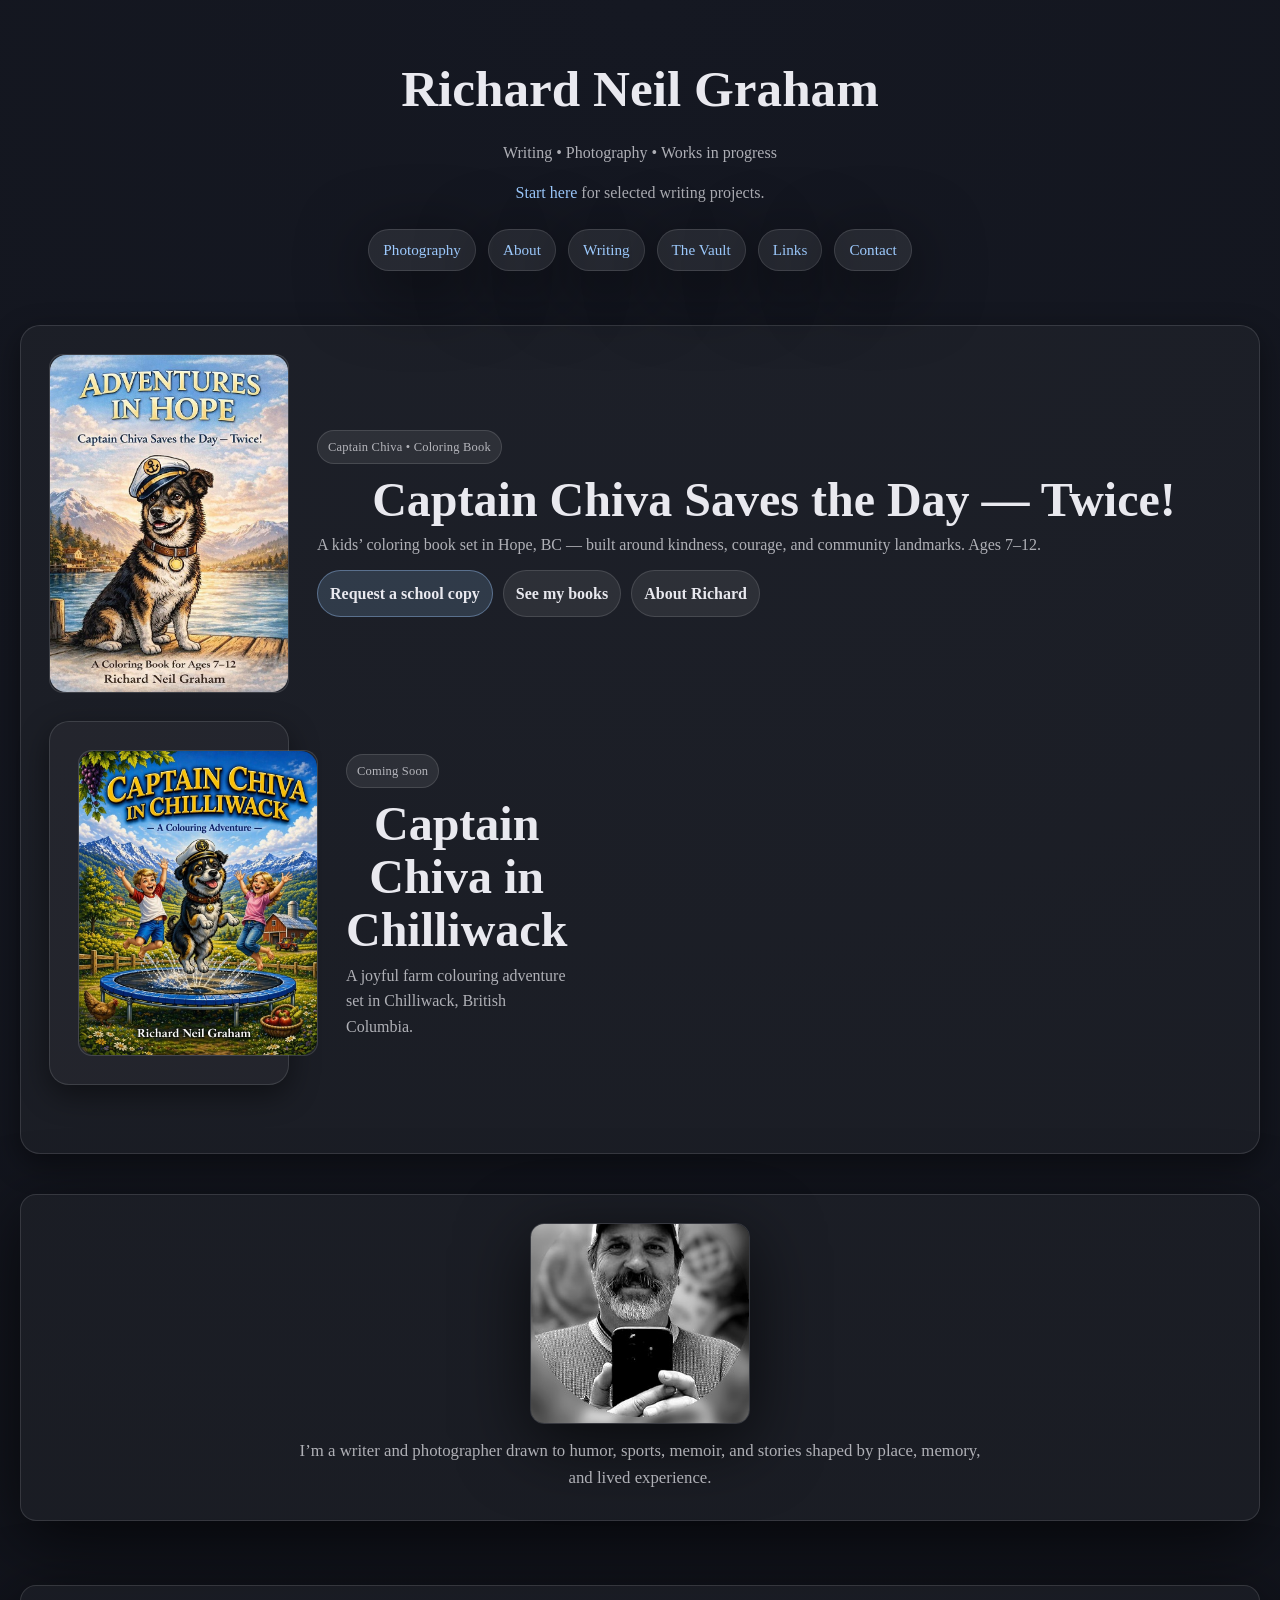
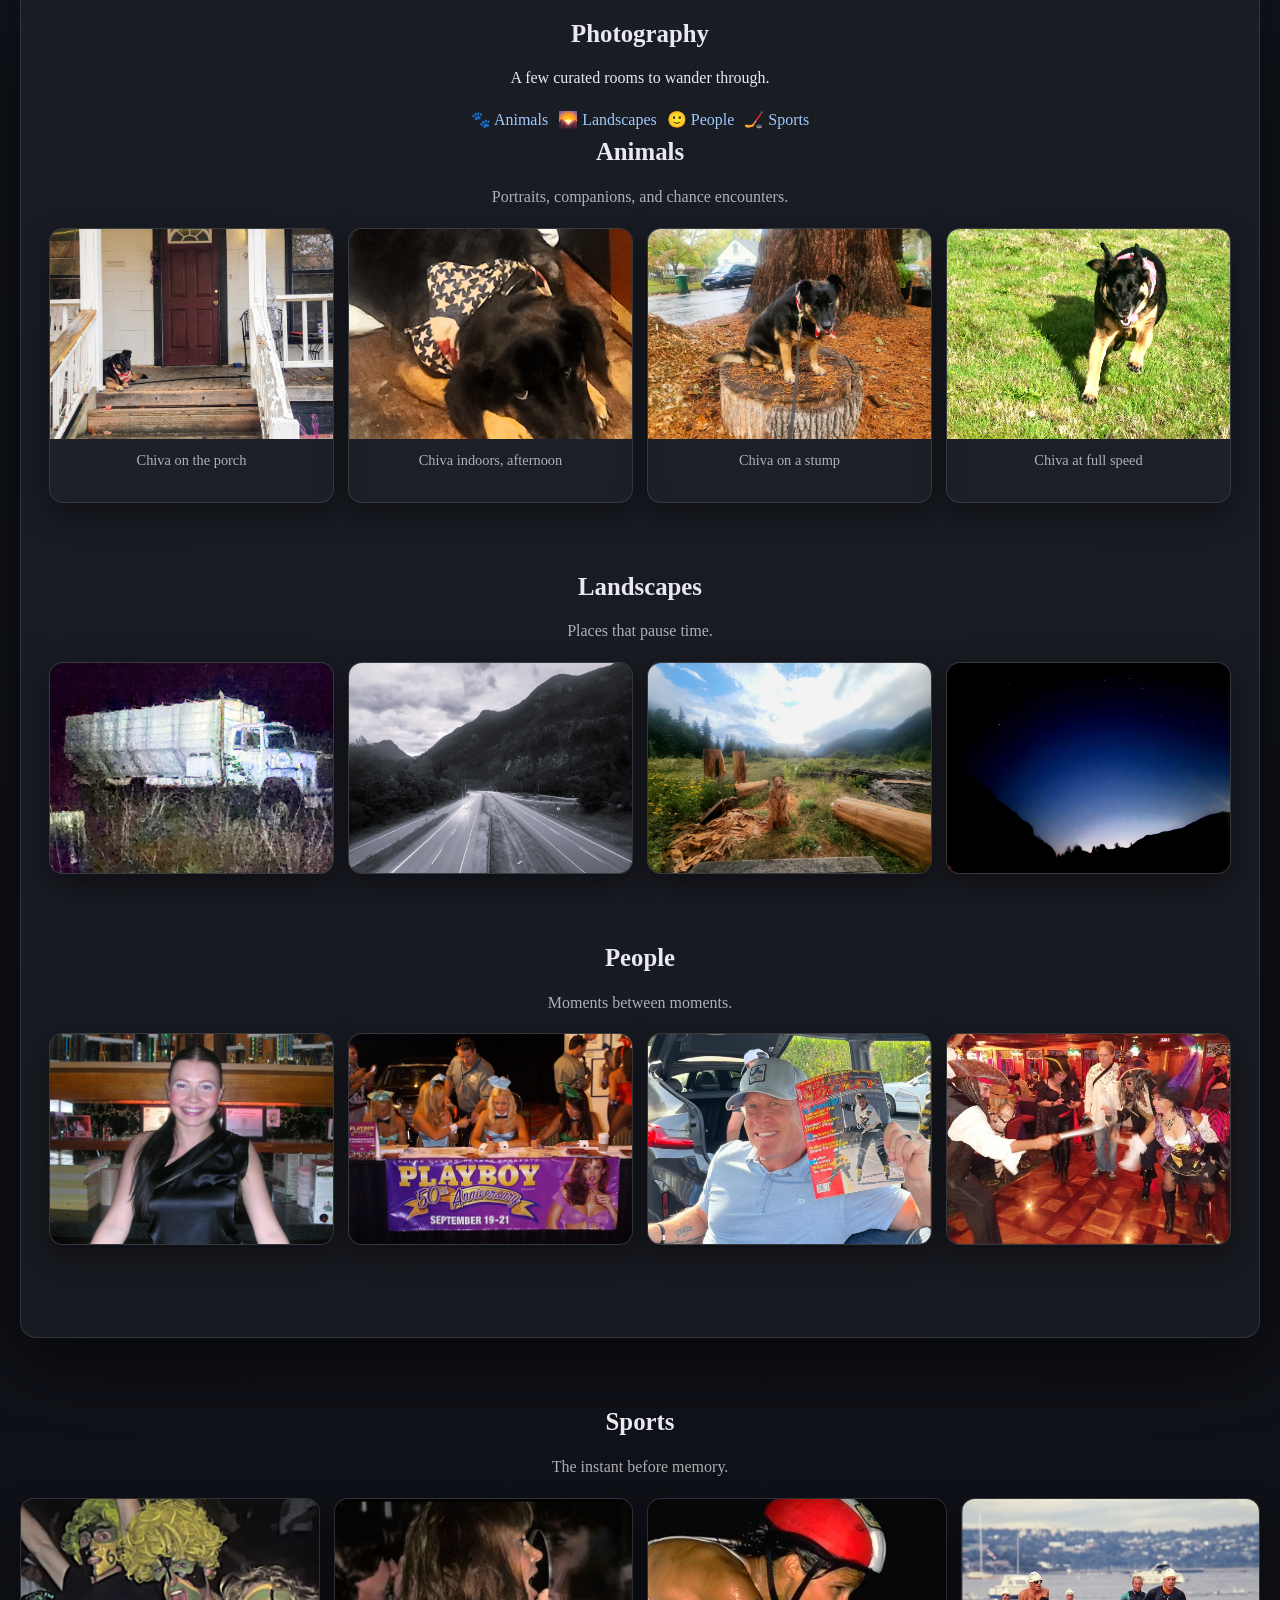
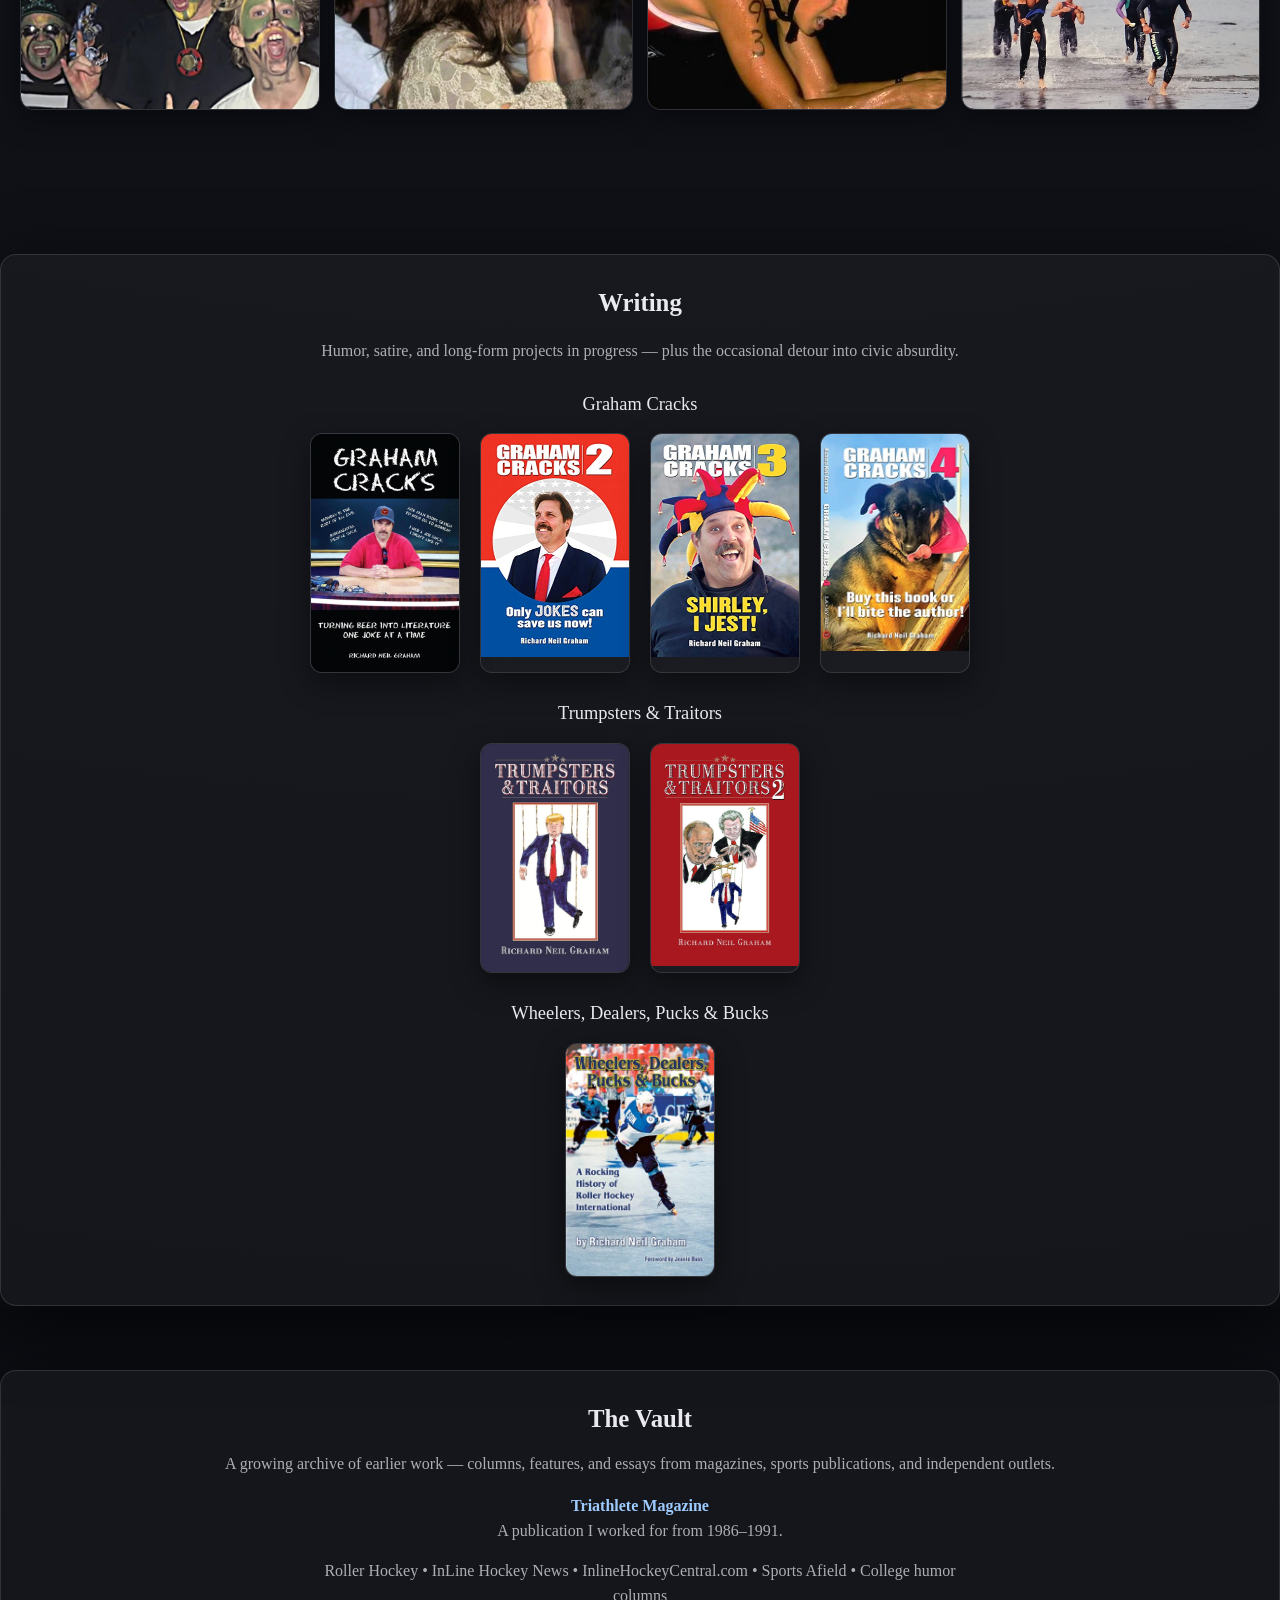
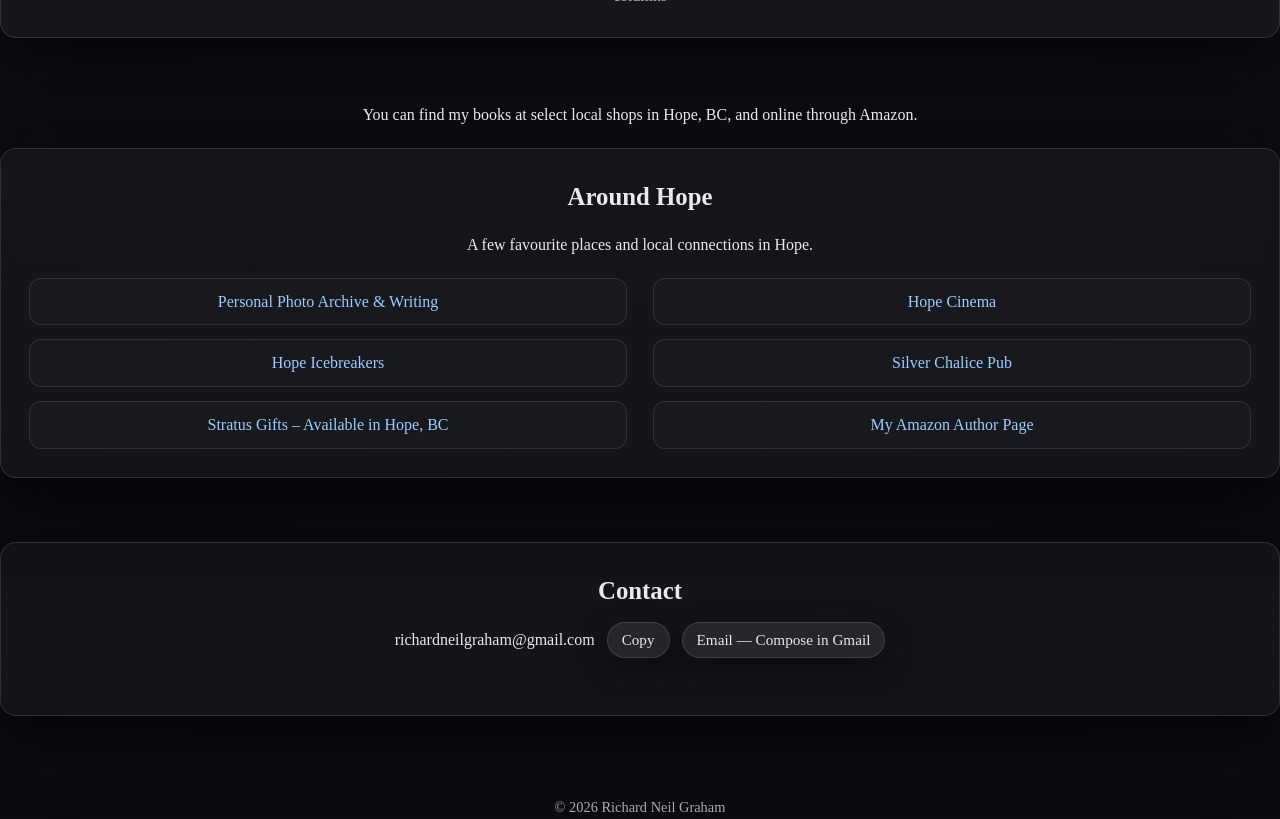
<file: index.html>
<!doctype html>
<html lang="en">
<head>
  <head>
  <link rel="stylesheet" href="style.css">
  <meta charset="utf-8" />
  <meta name="viewport" content="width=device-width, initial-scale=1" />
  <title>Richard Neil Graham</title>
  <meta name="description" content="Writing and photography by Richard Neil Graham." />

  <style>
    :root{
      --bg:#0b0c10;
      --text:#e9e9ef;
      --muted:rgba(233,233,239,.72);
      --card:rgba(255,255,255,.035);
      --border:rgba(255,255,255,.12);
      --shadow:0 18px 70px rgba(0,0,0,.65);
      --shadowSoft:0 10px 30px rgba(0,0,0,.45);
      --radius:16px;
      --max:1400px;
      --link:#9ecbff;
      --pill:rgba(255,255,255,.08);
      --pillHover:rgba(255,255,255,.14);
    }

    *{ box-sizing:border-box; }
    html{ scroll-behavior:smooth; }

    body{
      margin:0;
      font-family:Georgia,"Times New Roman",serif;
      background:radial-gradient(circle at top,#151822,var(--bg));
      color:var(--text);
      line-height:1.6;
    }

    a{ color:var(--link); text-decoration:none; }
    a:hover{ text-decoration:underline; }

    .wrap{
      max-width:var(--max);
      margin:0 auto;
      padding:48px 20px 80px;
    }

    header{
      text-align:center;
      margin-bottom:54px;
    }

    h1{
      font-size:clamp(2.2rem,4vw,3.2rem);
      margin:0 0 10px;
    }

    .tagline{ color:var(--muted); margin-bottom:14px; }
    .intro{ max-width:680px; margin:0 auto 24px; color:var(--muted); }

    .nav{
      display:flex;
      justify-content:center;
      gap:12px;
      flex-wrap:wrap;
    }

    .pill{
      padding:8px 14px;
      border-radius:999px;
      background:var(--pill);
      border:1px solid var(--border);
      box-shadow:var(--shadow);
      font-size:.95rem;
      cursor:pointer;
    }

    .pill:hover{ background:var(--pillHover); }

    section{
      margin-bottom:64px;
      scroll-margin-top:40px;
    }

    .card{
      background:var(--card);
      border:1px solid var(--border);
      border-radius:var(--radius);
      padding:28px;
      box-shadow:var(--shadow);
    }

    /* Center all section text */
    h2,
    .subhead,
    .section-intro,
    #contact{
      text-align:center;
    }

    h2{ margin:0 0 12px; font-size:1.55rem; }
    .subhead{ margin:26px 0 10px; font-size:1.15rem; }

    /* Author block */
.author-photo{
  width:220px;
  max-width:70%;
  border-radius:14px;
  border:1px solid var(--border);
  box-shadow:var(--shadow);
  display:block;
  margin:0 auto 14px;
}

    .author-bio{
      max-width:700px;
      margin:0 auto;
      color:var(--muted);
      text-align:center;
      font-size:1.05rem;
    }

    /* Photography hero image */
    .hero-image img{
      width:100%;
      max-height:520px;
      object-fit:cover;
      border-radius:18px;
      border:1px solid var(--border);
      box-shadow:var(--shadow);
      margin-bottom:22px;
      display:block;
    }

    .hero-image{
      margin-bottom:18px;
    }


    .photo-grid{
      display:grid;
      grid-template-columns:repeat(4,1fr);
      gap:14px;
    }

    figure{
      margin:0;
      border-radius:14px;
      overflow:hidden;
      border:1px solid var(--border);
      box-shadow:var(--shadowSoft);
      background:rgba(255,255,255,.02);
    }

 figure img{
  width:100%;
  height:210px;
  object-fit:cover;
  display:block;
  transition: transform .35s ease;
}

figure:hover img{
  transform: scale(1.06);
  filter: brightness(1.05);
}
    
    figcaption{
      padding:10px;
      color:var(--muted);
      font-size:.9rem;
      text-align:center;
    }

    /* Books */
    .book-grid{
      display:grid;
      grid-template-columns:repeat(auto-fit,minmax(130px,150px));
      gap:20px;
      justify-content:center;
      margin-top:14px;
    }

    .book-grid.single{ grid-template-columns:150px; }

 .book{
  border-radius:12px;
  overflow:hidden;
  border:1px solid var(--border);
  box-shadow:var(--shadowSoft);
  background:rgba(255,255,255,.02);
  transition: transform .12s ease, box-shadow .12s ease;
}
.book:hover{
  transform: translateY(-2px);
}
    .book img{ width:100%; display:block; }

    .book a{ display:block; }
    .book a:hover{ text-decoration:none; }

    /* Links grid */
    .links-grid{
      display:grid;
      grid-template-columns:repeat(2, minmax(0, 1fr));
      gap:14px 26px;
      margin-top:12px;
    }

    .links-grid a{
      display:inline-block;
      padding:10px 12px;
      border-radius:12px;
      border:1px solid rgba(255,255,255,.10);
      background:rgba(255,255,255,.02);
      text-align:center;
    }

    .links-grid a:hover{
      background:rgba(255,255,255,.05);
      text-decoration:none;
    }

    /* Contact */
    .contact-row{
      display:flex;
      justify-content:center;
      align-items:center;
      gap:12px;
      flex-wrap:wrap;
      margin-top:10px;
    }

    .copy-btn{
      padding:8px 14px;
      border-radius:999px;
      background:var(--pill);
      border:1px solid var(--border);
      box-shadow:var(--shadowSoft);
      color:var(--text);
      font-family:inherit;
      font-size:.95rem;
      cursor:pointer;
    }

    .copy-btn:hover{ background:var(--pillHover); }

    .copy-status{
      margin-top:10px;
      color:var(--muted);
      text-align:center;
      min-height:1.2em;
    }

    @media (max-width:900px){
      .photo-grid{ grid-template-columns:repeat(2,1fr); }
    }

    @media (max-width:640px){
      .links-grid{ grid-template-columns:1fr; }
    }

    @media (max-width:520px){
      .photo-grid{ grid-template-columns:1fr; }
    }

    footer{
      text-align:center;
      color:var(--muted);
      font-size:.9rem;
      margin-top:80px;
    }
    .photo-section .subcopy{
  margin: 0 auto 18px;
  color: var(--muted);
  max-width: 70ch;
  text-align: center;
}
    #photography > .card > .subcopy{
  text-align:center;
  margin: 0 auto 16px;
}

.photo-nav{
  justify-content:center;
}

.photo-nav{
  display:flex;
  justify-content:center;
  gap:10px;
  flex-wrap:wrap;
}
/* Captain Chiva Spotlight */
.feature{
  margin: 34px 0;
}
.feature-card{
    display:grid;
    grid-template-columns: 240px 1fr;
    gap: 28px;
    align-items:center;
    background: var(--card);
    border: 1px solid var(--border);
    border-radius: calc(var(--radius) + 4px);
    padding: 28px;
    box-shadow: var(--shadowSoft);
}

.feature-cover{
    width: 240px;
    height: auto;
    border-radius: 14px;
    border: 1px solid var(--border);
    overflow:hidden;
    background: rgba(255,255,255,.03);
}
  display:flex;
  align-items:center;
  justify-content:center;
}
.feature-cover img{
  width:100%;
  height:100%;
  object-fit:contain;
  display:block;
}
.feature-kicker{
  display:inline-block;
  padding: 6px 10px;
  border-radius: 999px;
  background: var(--pill);
  border: 1px solid var(--border);
  color: var(--muted);
  font-size: 12.5px;
  letter-spacing: .2px;
}
.feature h2{
  margin: 10px 0 6px;
}
.feature p{
  margin: 0 0 12px;
  color: var(--muted);
}
.feature-actions{
  display:flex;
  flex-wrap:wrap;
  gap: 10px;
}
.btn{
  display:inline-flex;
  align-items:center;
  justify-content:center;
  gap: 8px;
  padding: 10px 12px;
  border-radius: 999px;
  border: 1px solid var(--border);
  background: var(--pill);
  color: var(--text);
  text-decoration:none;
  font-weight: 600;
}
.btn:hover{
  background: var(--pillHover);
  text-decoration:none;
}
.btn.primary{
  background: rgba(158,203,255,.16);
  border-color: rgba(158,203,255,.38);
}
.btn.primary:hover{
  background: rgba(158,203,255,.22);
}

@media (max-width: 720px){
  .feature-card{
    grid-template-columns: 1fr;
  }
  .feature-cover{
    width: 100%;
    height: 240px;
  }
}
  </style>
</head>

<body>
<div class="wrap">

<header>
  <h1>Richard Neil Graham</h1>

  <!-- De-duplicated: keep this short since the full line is under the photo -->
  <div class="tagline">
    Writing • Photography • Works in progress
  </div>

  <div class="intro">
    <a href="#writing">Start here</a> for selected writing projects.
  </div>

  <nav class="nav">
    <a class="pill" href="#photography">Photography</a>
    <a class="pill" href="#about">About</a>
    <a class="pill" href="#writing">Writing</a>
    <a class="pill" href="#vault">The Vault</a>
    <a class="pill" href="#links">Links</a>
    <a class="pill" href="#contact">Contact</a>
  </nav>
</header>
</header>

<!-- CAPTAIN CHIVA SPOTLIGHT -->
<section class="feature" id="captain-chiva">
  <div class="feature-card">
<div class="feature-cover">
  <img src="images/captain-chiva-cover.jpg"
       alt="Captain Chiva Saves the Day — Twice!"
       loading="lazy">
</div>

    <div>
      <span class="feature-kicker">Captain Chiva • Coloring Book</span>
      <h2>Captain Chiva Saves the Day — Twice!</h2>
      <p>
        A kids’ coloring book set in Hope, BC — built around kindness, courage, and community landmarks.
        Ages 7–12.
      </p>

      <div class="feature-actions">
        <a class="btn primary" href="#contact">Request a school copy</a>
        <a class="btn" href="#writing">See my books</a>
        <a class="btn" href="#about">About Richard</a>
      </div>
    </div>
  <div class="feature-card">

    <div class="feature-cover">
      <img src="images/captain-chiva-chilliwack-front-cover.jpg"
     alt="Captain Chiva in Chilliwack cover"
     loading="lazy">
    </div>

    <div>
      <span class="feature-kicker">Coming Soon</span>

      <h2>Captain Chiva in Chilliwack</h2>

      <p>
        A joyful farm colouring adventure set in Chilliwack, British Columbia.
      </p>
    </div>

  </div>
  </div>
</section>

<!-- AUTHOR PHOTO + ONE LINE -->
<section id="about">
<!-- AUTHOR PHOTO + ONE LINE -->
<section id="about">
  <div class="card">
    <img class="author-photo" src="images/author.jpg" alt="Richard Neil Graham" loading="lazy">
    <p class="author-bio">
      I’m a writer and photographer drawn to humor, sports, memoir, and stories shaped by place, memory, and lived experience.
    </p>
  </div>
</section>

<!-- PHOTOGRAPHY -->
<section id="photography">
  <div class="card">
    <h2>Photography</h2>
<p class="subcopy">A few curated rooms to wander through.</p>

<nav class="photo-nav">
  <a class="photo-pill" href="#animals">🐾 Animals</a>
  <a class="photo-pill" href="#landscapes">🌄 Landscapes</a>
  <a class="photo-pill" href="#people">🙂 People</a>
  <a class="photo-pill" href="#sports">🏒 Sports</a>
</nav>


<!-- ANIMALS -->
<section id="animals" class="photo-section">
  <h2>Animals</h2>
  <p class="subcopy">Portraits, companions, and chance encounters.</p>

  <div class="photo-grid">
    <figure class="photo-card">
      <img src="images/chiva-porch-forest-grove-2024.jpg" alt="">
      <figcaption class="photo-cap">Chiva on the porch</figcaption>
    </figure>

    <figure class="photo-card">
      <img src="images/chiva-indoors.jpg" alt="">
      <figcaption class="photo-cap">Chiva indoors, afternoon</figcaption>
    </figure>

    <figure class="photo-card">
      <img src="images/chiva-on-stump.jpg" alt="">
      <figcaption class="photo-cap">Chiva on a stump</figcaption>
    </figure>

    <figure class="photo-card">
      <img src="images/chiva-running-grass.jpg" alt="">
      <figcaption class="photo-cap">Chiva at full speed<figcaption>
    </figure>
  </div>
</section>

<!-- LANDSCAPES -->
<section id="landscapes" class="photo-section">
  <h2>Landscapes</h2>
  <p class="subcopy">Places that pause time.</p>

  <div class="photo-grid">

    <figure class="photo-card">
      <img src="images/landscape-old-truck.jpg" alt="Old truck" loading="lazy">
    </figure>

    <figure class="photo-card">
      <img src="images/landscape-trans-canada.jpg" alt="Trans Canada" loading="lazy">
    </figure>

    <figure class="photo-card">
      <img src="images/landscape-wood-carving.jpg" alt="Wood carving" loading="lazy">
    </figure>

    <figure class="photo-card">
      <img src="images/landscape-west-of-floods.jpg" alt="West of Floods" loading="lazy">
    </figure>

  </div>
</section>


<!-- PEOPLE -->
<section id="people" class="photo-section">
  <h2>People</h2>
  <p class="subcopy">Moments between moments.</p>
  <div class="photo-grid">

<figure class="photo-card">
  <img src="images/people-bartender-Westminster.jpg" alt="Bartender near Westminster Ice" loading="lazy">
</figure>

<figure class="photo-card">
  <img src="images/people-bunnies-palms.jpg" alt="Bunnies sign autographs at Palms" loading="lazy">
</figure>

<figure class="photo-card">
  <img src="images/Jeremy-Roenick-Roller-Hockey.jpg" alt="Jeremy Roenick roller hockey" loading="lazy">
</figure>

<figure class="photo-card">
  <img src="images/Sully-Swordfights.jpg" alt="Sully swordfights" loading="lazy">
</figure>
</div>
  </div>
  
</section>
<!-- SPORTS -->
<section id="sports" class="photo-section">
  <h2>Sports</h2>
  <p class="subcopy">The instant before memory.</p>

<div class="photo-grid">

<figure class="photo-card">
  <a href="/galleries/sports.html">
    <img src="images/sports-coconuts.jpg" alt="sports coconuts" loading="lazy">
  </a>
</figure>

 <figure class="photo-card">
  <a href="/galleries/sports.html">
    <img src="images/sports-jeanie-buss.jpg" alt="Jeanie Buss" loading="lazy">
  </a>
</figure>

  <figure class="photo-card">
  <a href="/galleries/sports.html">
    <img src="images/sports-lisa-laiti.jpg" alt="Lisa Laiti" loading="lazy">
  </a>
</figure>

  <figure class="photo-card">
  <a href="/galleries/sports.html">
    <img src="images/sports-vancouver-triathlon1.jpg" alt="Vancouver triathlon" loading="lazy">
  </a>
</figure>

</div>
</section>


  </div>
</section>

<!-- WRITING -->
<section id="writing">
  <div class="card">
    <h2>Writing</h2>
    <p class="section-intro" style="color:var(--muted);">
      Humor, satire, and long-form projects in progress — plus the occasional detour into civic absurdity.
    </p>

    <div class="subhead">Graham Cracks</div>
    <div class="book-grid">
      <div class="book">
        <a href="https://www.amazon.com/stores/Richard-Neil-Graham/author/B007SESNJ6" target="_blank" rel="noopener noreferrer">
          <img src="images/graham-cracks-vol-1.jpg" alt="Graham Cracks Volume 1" loading="lazy">
        </a>
      </div>
      <div class="book">
        <a href="https://www.amazon.com/stores/Richard-Neil-Graham/author/B007SESNJ6" target="_blank" rel="noopener noreferrer">
          <img src="images/graham-cracks-vol-2.jpg" alt="Graham Cracks Volume 2" loading="lazy">
        </a>
      </div>
      <div class="book">
        <a href="https://www.amazon.com/stores/Richard-Neil-Graham/author/B007SESNJ6" target="_blank" rel="noopener noreferrer">
          <img src="images/graham-cracks-vol-3.jpg" alt="Graham Cracks Volume 3" loading="lazy">
        </a>
      </div>
      <div class="book">
        <a href="https://www.amazon.com/stores/Richard-Neil-Graham/author/B007SESNJ6" target="_blank" rel="noopener noreferrer">
          <img src="images/graham-cracks-vol-4.jpg" alt="Graham Cracks Volume 4" loading="lazy">
        </a>
      </div>
    </div>

    <div class="subhead">Trumpsters &amp; Traitors</div>
    <div class="book-grid">
      <div class="book">
        <a href="https://www.amazon.com/stores/Richard-Neil-Graham/author/B007SESNJ6" target="_blank" rel="noopener noreferrer">
          <img src="images/trumpsters-traitors-vol-1.jpg" alt="Trumpsters &amp; Traitors Volume 1" loading="lazy">
        </a>
      </div>
      <div class="book">
        <a href="https://www.amazon.com/stores/Richard-Neil-Graham/author/B007SESNJ6" target="_blank" rel="noopener noreferrer">
          <img src="images/trumpsters-traitors-vol-2.jpg" alt="Trumpsters &amp; Traitors Volume 2" loading="lazy">
        </a>
      </div>
    </div>

    <div class="subhead">Wheelers, Dealers, Pucks &amp; Bucks</div>
    <div class="book-grid single">
      <div class="book">
        <a href="https://www.amazon.com/stores/Richard-Neil-Graham/author/B007SESNJ6" target="_blank" rel="noopener noreferrer">
          <img src="images/wdpb-cover.jpg" alt="Wheelers, Dealers, Pucks &amp; Bucks" loading="lazy">
        </a>
      </div>
    </div>
  </div>
</section>

<!-- THE VAULT -->
<section id="vault">
  <div class="card">
    <h2>The Vault</h2>
    <p class="section-intro" style="color:var(--muted); margin-top:0;">
      A growing archive of earlier work — columns, features, and essays from magazines, sports publications, and independent outlets.
    </p>

    <div style="max-width:680px; margin:0 auto 14px; color:var(--muted); text-align:center;">
      <strong>
        <a href="https://www.triathlete.com" target="_blank" rel="noopener">
          Triathlete Magazine
        </a>
      </strong><br>
      A publication I worked for from 1986–1991.
    </div>

    <div style="max-width:680px; margin:0 auto; color:var(--muted); text-align:center;">
      Roller Hockey • InLine Hockey News • InlineHockeyCentral.com • Sports Afield • College humor columns
    </div>
  </div>
</section>
<p style="text-align:center; margin-bottom: 20px;">
  You can find my books at select local shops in Hope, BC, and online through Amazon.
</p>

<section id="links">
  <div class="card">
    <h2>Around Hope</h2>

    <p style="text-align:center; margin-bottom: 20px;">
      A few favourite places and local connections in Hope.
    </p>

    <div class="links-grid">
      <a href="https://richardngraham.blogspot.com/" target="_blank" rel="noopener noreferrer">Personal Photo Archive & Writing</a>
      <a href="https://www.facebook.com/HopeCinema/" target="_blank" rel="noopener noreferrer">Hope Cinema</a>

      <a href="https://www.facebook.com/p/Hope-Icebreakers-Hockey-100070173571445/" target="_blank" rel="noopener noreferrer">Hope Icebreakers</a>
      <a href="https://silverchalicepub.ca/" target="_blank" rel="noopener noreferrer">Silver Chalice Pub</a>
<a href="https://www.facebook.com/StratusGifts/" target="_blank" rel="noopener noreferrer">Stratus Gifts – Available in Hope, BC</a>
      <a href="YOUR-AMAZON-AUTHOR-PAGE-HERE" target="_blank" rel="noopener noreferrer">My Amazon Author Page</a>
    </div>
  </div>
</section>

<!-- CONTACT -->
<section id="contact">
  <div class="card">
    <h2>Contact</h2>

    <div class="contact-row">
      <span id="emailText"></span>
      <button class="copy-btn" id="copyBtn" type="button">Copy</button>
      <button class="copy-btn" id="gmailBtn" type="button">Email — Compose in Gmail</button>
    </div>

    <div class="copy-status" id="copyStatus" aria-live="polite"></div>
  </div>
</section>

<footer>© 2026 Richard Neil Graham</footer>

</div>

<script>
  (function(){
    const email = "richardneilgraham" + "@" + "gmail.com";
    document.getElementById("emailText").textContent = email;

    function setStatus(msg){
      const el = document.getElementById("copyStatus");
      el.textContent = msg;
      if(msg){
        window.clearTimeout(setStatus._t);
        setStatus._t = window.setTimeout(() => { el.textContent = ""; }, 1400);
      }
    }

    document.getElementById("copyBtn").addEventListener("click", async () => {
      try{
        if(navigator.clipboard?.writeText){
          await navigator.clipboard.writeText(email);
          setStatus("Copied.");
          return;
        }
        throw new Error("clipboard unavailable");
      }catch(e){
        setStatus("Select + Ctrl+C");
      }
    });

    document.getElementById("gmailBtn").addEventListener("click", () => {
      window.open(
        "https://mail.google.com/mail/?view=cm&fs=1&to=" + encodeURIComponent(email),
        "_blank",
        "noopener,noreferrer"
      );
    });
  })();
</script>

</body>
</html>
</file>
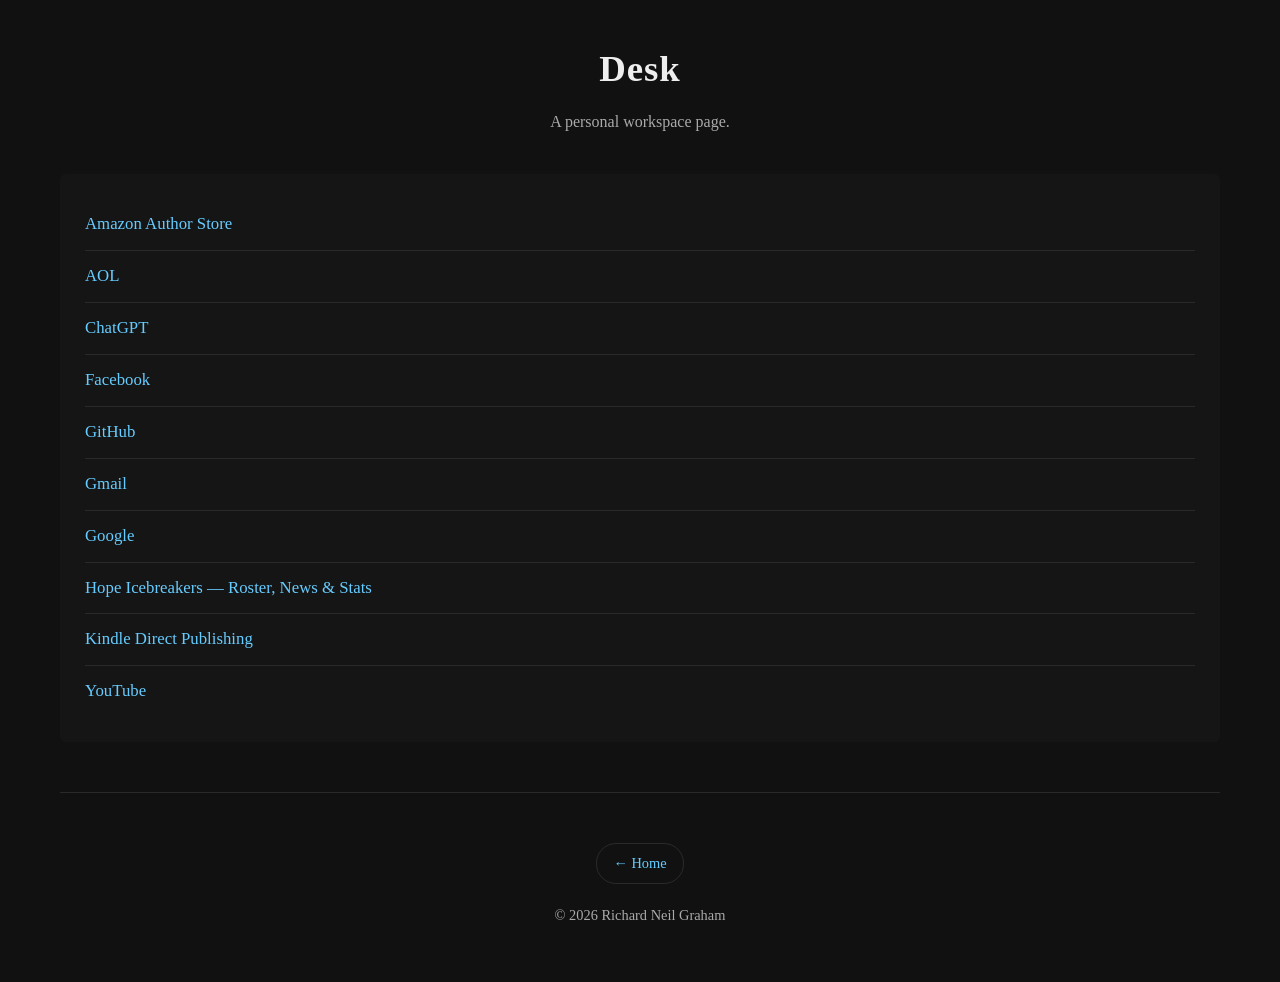
<file: desk.html>
<!DOCTYPE html>
<html lang="en">
<head>
  <meta charset="UTF-8" />
  <title>Desk — Richard Neil Graham</title>
  <meta name="viewport" content="width=device-width, initial-scale=1.0" />
  <meta name="description" content="Personal workspace links used frequently by Richard Neil Graham." />

  <style>
    :root{
      --bg:#111;
      --panel:#151515;
      --text:#eee;
      --muted:#aaa;
      --line:#2a2a2a;
      --link:#66ccff;
    }

    *{ box-sizing:border-box; }

    body{
      margin:0;
      padding:0;
      font-family: Georgia, "Times New Roman", serif;
      background: var(--bg);
      color: var(--text);
      line-height: 1.6;
    }

    a{
      color: var(--link);
      text-decoration: none;
    }

    a:hover{
      text-decoration: underline;
    }

    .wrap{
      max-width: 1200px;
      margin: 0 auto;
      padding: 40px 20px;
    }

    header{
      text-align: center;
      margin-bottom: 40px;
    }

    header h1{
      margin: 0;
      font-size: 2.3rem;
      letter-spacing: 1px;
    }

    header p{
      margin-top: 10px;
      color: var(--muted);
      font-size: 1rem;
    }

    .panel{
      background: var(--panel);
      padding: 25px;
      border-radius: 6px;
    }

    ul{
      list-style: none;
      padding: 0;
      margin: 0;
    }

    li{
      padding: 12px 0;
      border-bottom: 1px solid var(--line);
      font-size: 1.05rem;
    }

    li:last-child{
      border-bottom: none;
    }

    footer{
      margin-top: 50px;
      padding-top: 30px;
      border-top: 1px solid var(--line);
      text-align: center;
      font-size: 0.9rem;
      color: var(--muted);
    }

    .pill{
      display: inline-block;
      margin-top: 20px;
      padding: 8px 16px;
      border: 1px solid var(--line);
      border-radius: 20px;
      font-size: 0.9rem;
    }
  </style>
</head>

<body>
  <div class="wrap">

    <header>
      <h1>Desk</h1>
      <p>A personal workspace page.</p>
    </header>

    <div class="panel">
      <ul>
        <li><a href="https://author.amazon.com/" target="_blank" rel="noopener">Amazon Author Store</a></li>
        <li><a href="https://www.aol.com/" target="_blank" rel="noopener">AOL</a></li>
        <li><a href="https://chat.openai.com/" target="_blank" rel="noopener">ChatGPT</a></li>
        <li><a href="https://www.facebook.com/" target="_blank" rel="noopener">Facebook</a></li>
        <li><a href="https://github.com/" target="_blank" rel="noopener">GitHub</a></li>
        <li><a href="https://mail.google.com/" target="_blank" rel="noopener">Gmail</a></li>
        <li><a href="https://www.google.com/" target="_blank" rel="noopener">Google</a></li>
        <li><a href="https://www.hopeicebreakers.com/" target="_blank" rel="noopener">Hope Icebreakers — Roster, News & Stats</a></li>
        <li><a href="https://kdp.amazon.com/" target="_blank" rel="noopener">Kindle Direct Publishing</a></li>
        <li><a href="https://www.youtube.com/" target="_blank" rel="noopener">YouTube</a></li>
      </ul>
    </div>

    <footer>
      <a class="pill" href="index.html">← Home</a>
      <p style="margin-top:20px;">© 2026 Richard Neil Graham</p>
    </footer>

  </div>
</body>
</html>
</file>
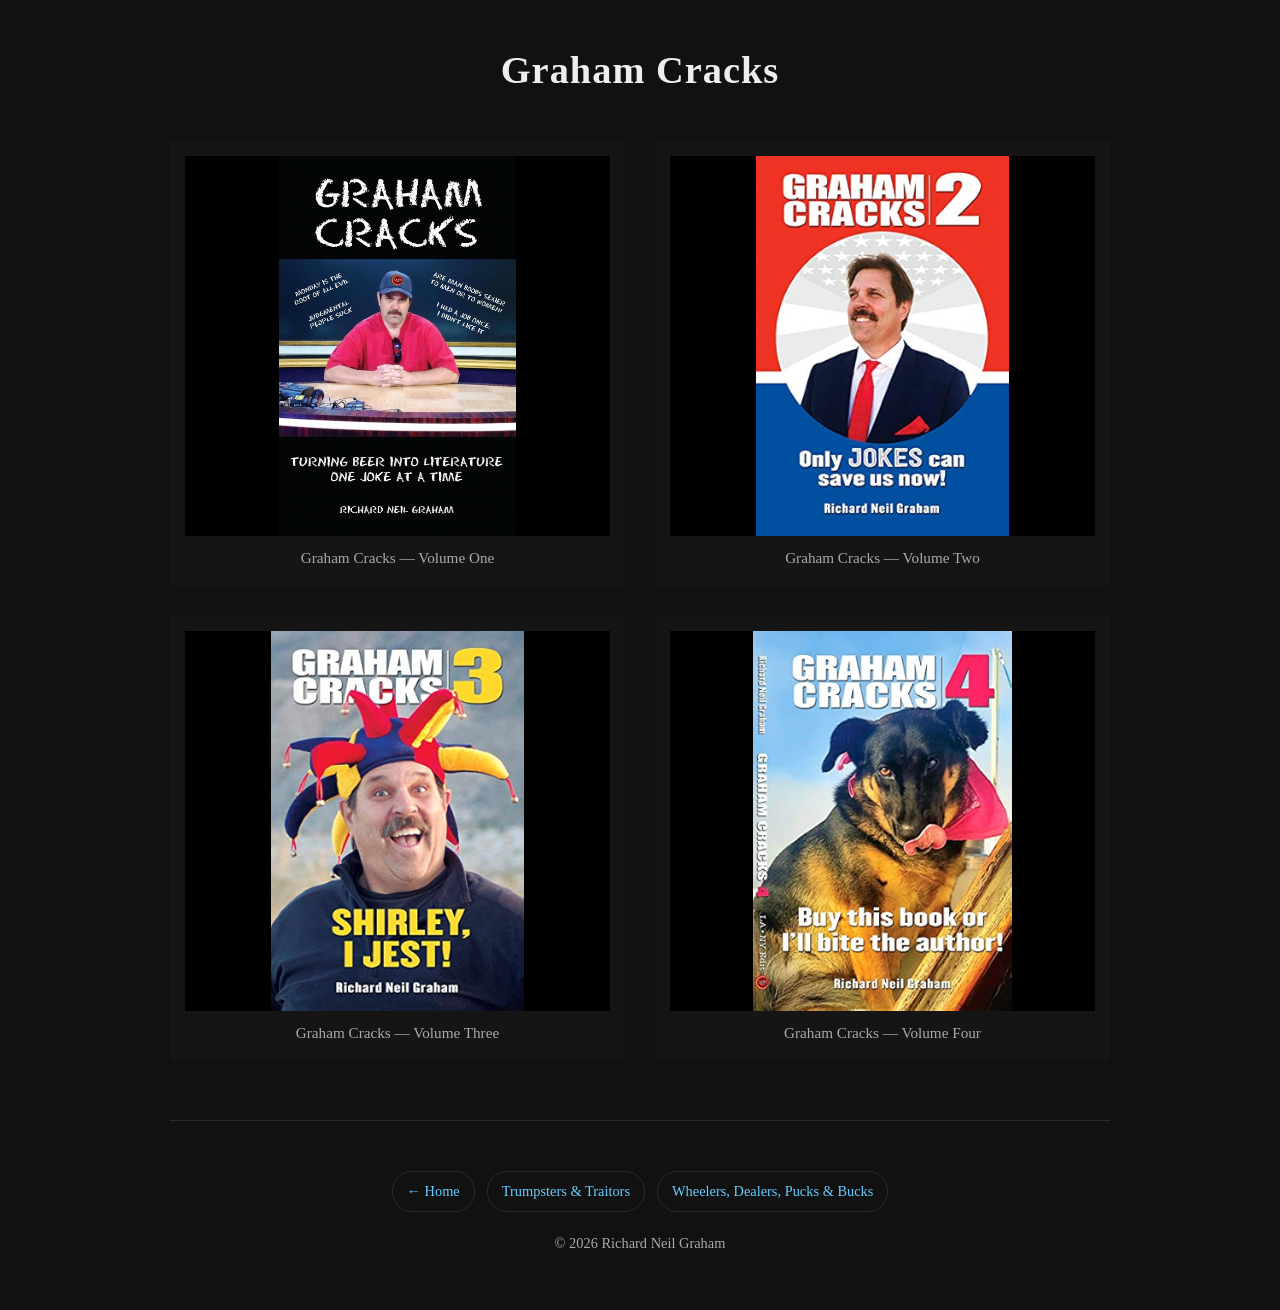
<file: graham-cracks.html>
<!DOCTYPE html>
<html lang="en">
<head>
  <meta charset="UTF-8" />
  <title>Graham Cracks — Richard Neil Graham</title>
  <meta name="viewport" content="width=device-width, initial-scale=1.0" />
  <meta name="description" content="Graham Cracks — a four-volume humor series by Richard Neil Graham." />

  <style>
    :root{
      --bg:#111;
      --panel:#151515;
      --text:#eee;
      --muted:#aaa;
      --line:#2a2a2a;
      --link:#66ccff;
    }

    *{ box-sizing:border-box; }

    body{
      margin:0;
      padding:0;
      font-family: Georgia, "Times New Roman", serif;
      background: var(--bg);
      color: var(--text);
      line-height: 1.6;
    }

    a{ color: var(--link); text-decoration:none; }
    a:hover{ text-decoration:underline; }

    .wrap{
      max-width: 980px;
      margin: 0 auto;
      padding: 40px 20px;
    }

    header{
      text-align:center;
      margin-bottom: 40px;
    }

    header h1{
      margin:0;
      font-size: 2.4rem;
      letter-spacing: 1px;
    }

    .section{
      margin-bottom: 60px;
    }

    .photo-grid{
      display: grid;
      grid-template-columns: repeat(2, 1fr);
      gap: 30px;
      margin-top: 30px;
    }

    figure{
      margin:0;
      background: var(--panel);
      padding: 15px;
      border-radius: 4px;
    }

    .cover-link{
      display:block;
      text-decoration:none;
    }

    .photo-grid figure img{
      width: 100%;
      height: 380px;
      object-fit: contain;
      background: #000;
      display: block;
    }

    figcaption{
      margin-top: 10px;
      font-size: 0.95rem;
      color: var(--muted);
      text-align: center;
    }

    footer{
      border-top: 1px solid var(--line);
      padding-top: 30px;
      text-align: center;
      font-size: 0.9rem;
      color: var(--muted);
    }

    .bottom-nav{
      margin-top: 20px;
      display: flex;
      justify-content: center;
      gap: 12px;
      flex-wrap: wrap;
    }

    .pill{
      padding: 8px 14px;
      border: 1px solid var(--line);
      border-radius: 20px;
      font-size: 0.9rem;
    }

    @media (max-width: 640px){
      .photo-grid{
        grid-template-columns: 1fr;
      }
    }
  </style>
</head>

<body>
  <div class="wrap">

    <header>
      <h1>Graham Cracks</h1>
    </header>

    <section class="section">
      <div class="photo-grid">

        <figure>
          <a class="cover-link" href="https://www.amazon.com/stores/Richard-Neil-Graham/author/B007SESNJ6?shoppingPortalEnabled=true" target="_blank" rel="noopener">
            <img src="images/graham-cracks-vol-1.jpg" alt="Graham Cracks Volume One book cover">
          </a>
          <figcaption>Graham Cracks — Volume One</figcaption>
        </figure>

        <figure>
          <a class="cover-link" href="https://www.amazon.com/stores/Richard-Neil-Graham/author/B007SESNJ6?shoppingPortalEnabled=true" target="_blank" rel="noopener">
            <img src="images/graham-cracks-vol-2.jpg" alt="Graham Cracks Volume Two book cover">
          </a>
          <figcaption>Graham Cracks — Volume Two</figcaption>
        </figure>

        <figure>
          <a class="cover-link" href="https://www.amazon.com/stores/Richard-Neil-Graham/author/B007SESNJ6?shoppingPortalEnabled=true" target="_blank" rel="noopener">
            <img src="images/graham-cracks-vol-3.jpg" alt="Graham Cracks Volume Three book cover">
          </a>
          <figcaption>Graham Cracks — Volume Three</figcaption>
        </figure>

        <figure>
          <a class="cover-link" href="https://www.amazon.com/stores/Richard-Neil-Graham/author/B007SESNJ6?shoppingPortalEnabled=true" target="_blank" rel="noopener">
            <img src="images/graham-cracks-vol-4.jpg" alt="Graham Cracks Volume Four book cover">
          </a>
          <figcaption>Graham Cracks — Volume Four</figcaption>
        </figure>

      </div>
    </section>

    <footer>
      <div class="bottom-nav">
        <a class="pill" href="index.html">← Home</a>
        <a class="pill" href="trumpsters-traitors.html">Trumpsters &amp; Traitors</a>
        <a class="pill" href="wheelers-dealers-pucks-bucks.html">Wheelers, Dealers, Pucks &amp; Bucks</a>
      </div>
      <p style="margin-top:20px;">© 2026 Richard Neil Graham</p>
    </footer>

  </div>
</body>
</html>
</file>
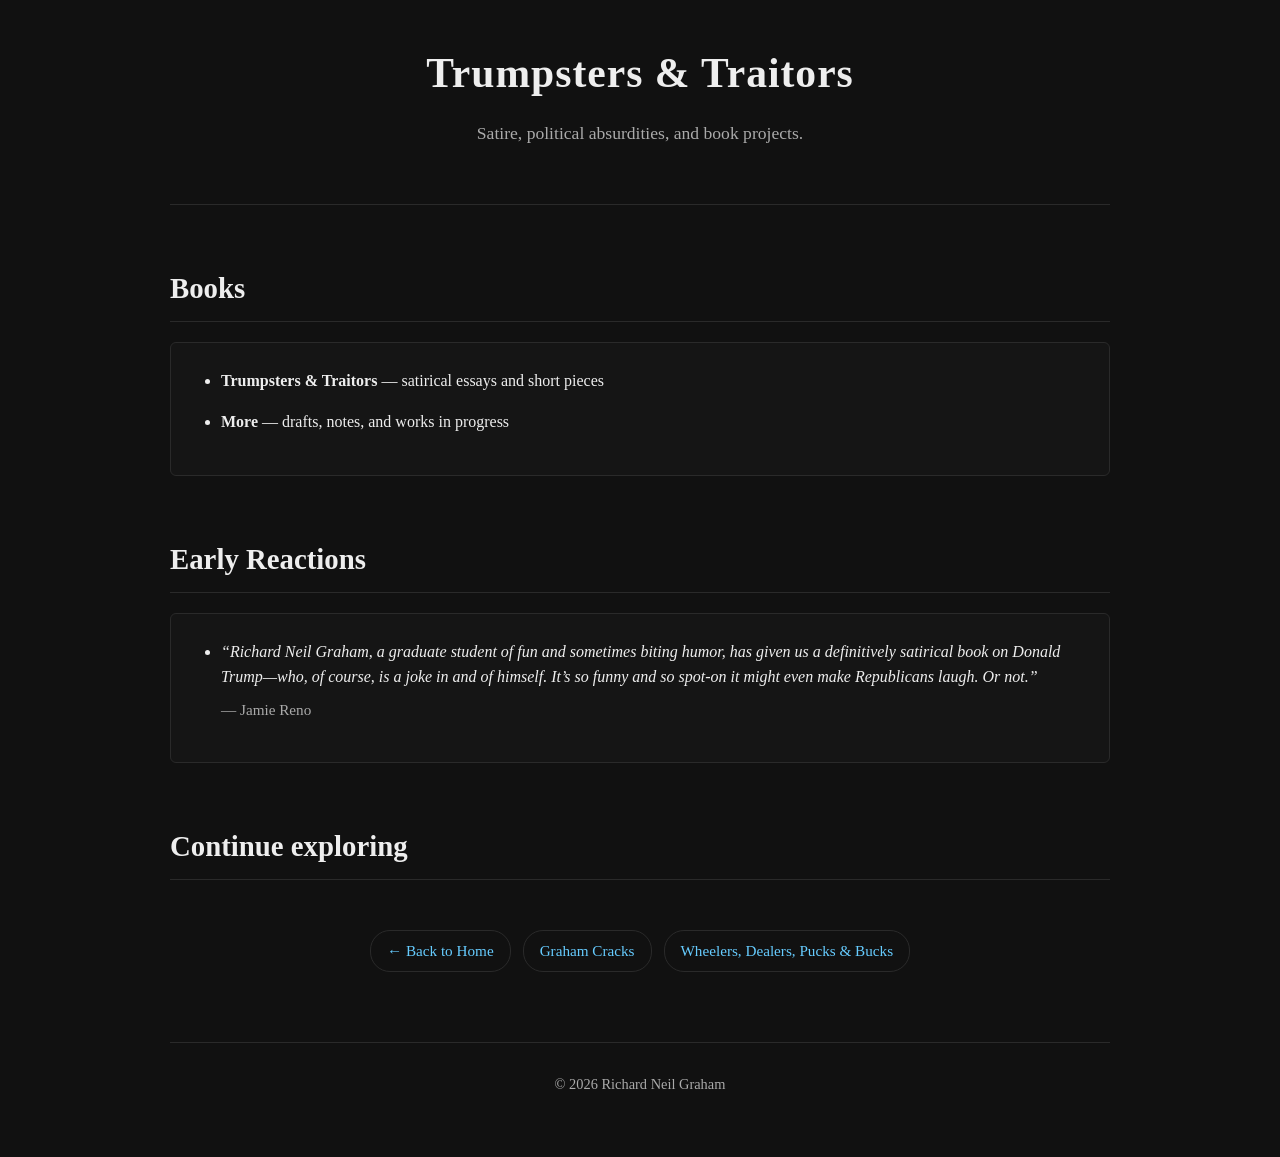
<file: trumpsters-traitors.html>
<!DOCTYPE html>
<html lang="en">
<head>
  <meta charset="UTF-8" />
  <title>Trumpsters & Traitors — Richard Neil Graham</title>
  <meta name="viewport" content="width=device-width, initial-scale=1.0" />
  <meta name="description" content="Trumpsters & Traitors — satire, political absurdities, and book projects by Richard Neil Graham." />

  <style>
    :root{
      --bg:#111;
      --panel:#151515;
      --text:#eee;
      --muted:#aaa;
      --line:#2a2a2a;
      --link:#66ccff;
    }

    *{ box-sizing:border-box; }

    body{
      margin:0;
      padding:0;
      font-family: Georgia, "Times New Roman", serif;
      background: var(--bg);
      color: var(--text);
      line-height: 1.6;
    }

    a{ color: var(--link); text-decoration:none; }
    a:hover{ text-decoration:underline; }

    .wrap{
      max-width: 980px;
      margin: 0 auto;
      padding: 40px 20px 60px;
    }

    header{
      text-align:center;
      padding-bottom: 40px;
      border-bottom: 1px solid var(--line);
    }

    header h1{
      margin:0;
      font-size: 2.6rem;
      letter-spacing: 1px;
    }

    header p{
      margin-top: 12px;
      color: var(--muted);
      font-size: 1.1rem;
    }

    .section{
      margin-top: 60px;
    }

    .section h2{
      font-size: 1.8rem;
      margin-bottom: 20px;
      border-bottom: 1px solid var(--line);
      padding-bottom: 10px;
    }

    .panel{
      background: var(--panel);
      border: 1px solid var(--line);
      padding: 25px 30px;
      border-radius: 6px;
    }

    ul{
      margin: 0;
      padding-left: 20px;
    }

    li{
      margin-bottom: 15px;
    }

    .quote-attribution{
      margin-top: 0.5rem;
      color: var(--muted);
      font-size: 0.95rem;
    }

    .bottom-nav{
      display: flex;
      flex-wrap: wrap;
      gap: 12px;
      justify-content: center;
      margin-top: 50px;
    }

    .pill{
      border: 1px solid var(--line);
      padding: 8px 16px;
      border-radius: 20px;
      font-size: 0.95rem;
    }

    footer{
      margin-top: 70px;
      padding-top: 30px;
      border-top: 1px solid var(--line);
      text-align: center;
      color: var(--muted);
      font-size: 0.9rem;
    }
  </style>
</head>

<body>
  <div class="wrap">

    <header>
      <h1>Trumpsters &amp; Traitors</h1>
      <p>Satire, political absurdities, and book projects.</p>
    </header>

    <section class="section">
      <h2>Books</h2>
      <div class="panel">
        <ul>
          <li><strong>Trumpsters &amp; Traitors</strong> — satirical essays and short pieces</li>
          <li><strong>More</strong> — drafts, notes, and works in progress</li>
        </ul>
      </div>
    </section>

    <section class="section">
      <h2>Early Reactions</h2>
      <div class="panel">
        <ul>
          <li>
            <em>
              “Richard Neil Graham, a graduate student of fun and sometimes biting humor,
              has given us a definitively satirical book on Donald Trump—who, of course,
              is a joke in and of himself. It’s so funny and so spot-on it might even make
              Republicans laugh. Or not.”
            </em>
            <div class="quote-attribution">— Jamie Reno</div>
          </li>
        </ul>
      </div>
    </section>

    <section class="section">
      <h2>Continue exploring</h2>
      <div class="bottom-nav">
        <a class="pill" href="index.html">← Back to Home</a>
        <a class="pill" href="graham-cracks.html">Graham Cracks</a>
        <a class="pill" href="wheelers-dealers-pucks-bucks.html">Wheelers, Dealers, Pucks &amp; Bucks</a>
      </div>
    </section>

    <footer>
      © 2026 Richard Neil Graham
    </footer>

  </div>
</body>
</html>
</file>
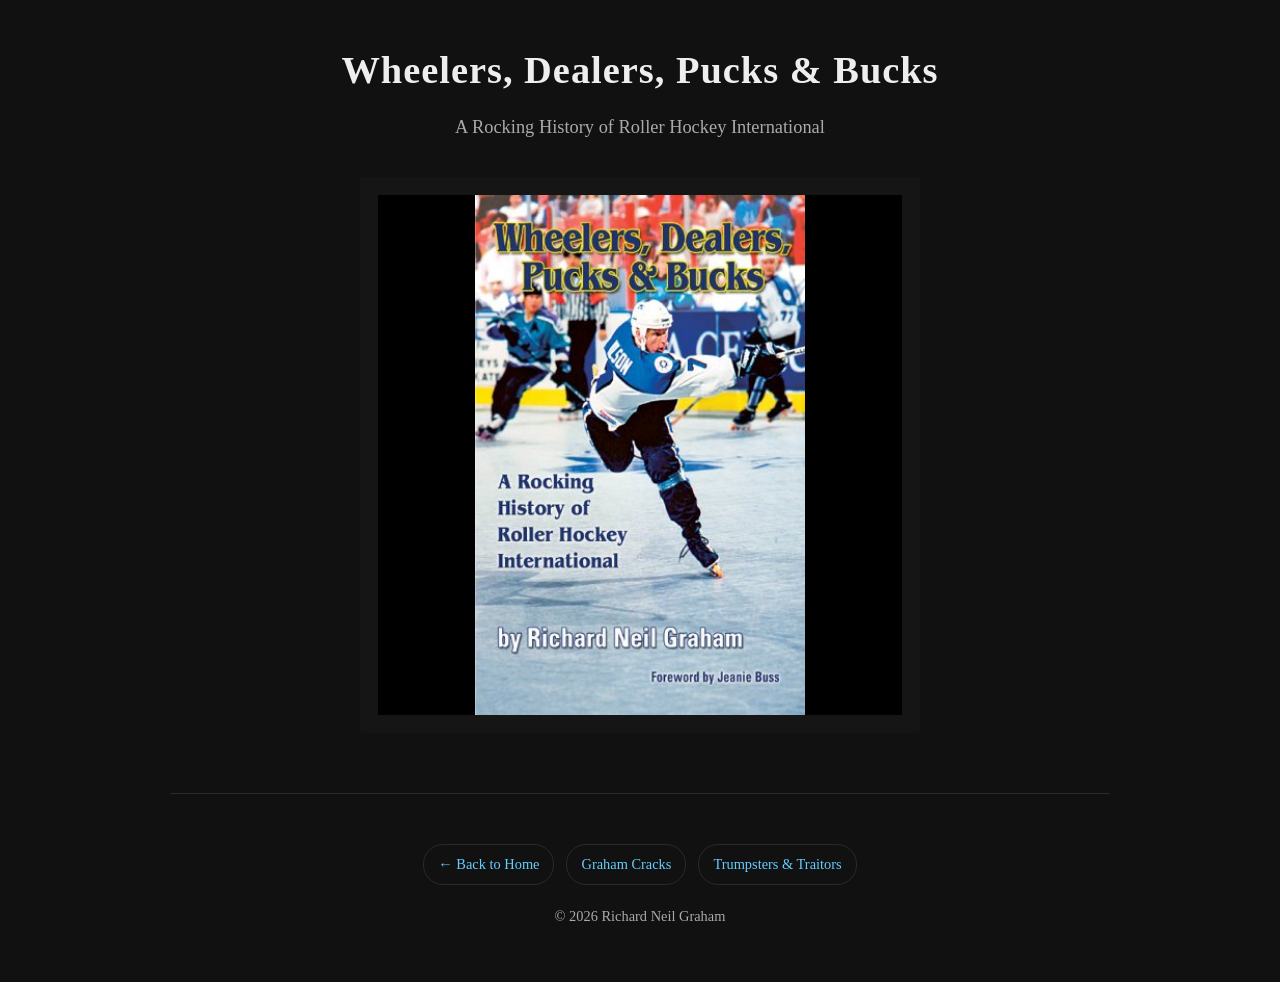
<file: wheelers-dealers-pucks-bucks.html>
<!DOCTYPE html>
<html lang="en">
<head>
  <meta charset="UTF-8" />
  <title>Wheelers, Dealers, Pucks &amp; Bucks — Richard Neil Graham</title>
  <meta name="viewport" content="width=device-width, initial-scale=1.0" />
  <meta name="description" content="Wheelers, Dealers, Pucks & Bucks — A Rocking History of Roller Hockey International by Richard Neil Graham." />

  <style>
    :root{
      --bg:#111;
      --panel:#151515;
      --text:#eee;
      --muted:#aaa;
      --line:#2a2a2a;
      --link:#66ccff;
    }

    *{ box-sizing:border-box; }

    body{
      margin:0;
      padding:0;
      font-family: Georgia, "Times New Roman", serif;
      background: var(--bg);
      color: var(--text);
      line-height: 1.6;
    }

    a{ color: var(--link); text-decoration:none; }
    a:hover{ text-decoration:underline; }

    .wrap{
      max-width: 980px;
      margin: 0 auto;
      padding: 40px 20px;
    }

    header{
      text-align:center;
      margin-bottom: 34px;
    }

    header h1{
      margin:0;
      font-size: 2.4rem;
      letter-spacing: 1px;
    }

    .subtitle{
      margin-top: 12px;
      font-size: 1.15rem;
      color: var(--muted);
    }

    .section{
      margin-bottom: 60px;
    }

    /* Single-cover “statement” layout */
    .single{
      display: grid;
      grid-template-columns: 1fr;
      justify-items: center;
      margin-top: 30px;
    }

    figure{
      margin:0;
      background: var(--panel);
      padding: 18px;
      border-radius: 4px;
      width: min(560px, 100%);
    }

    .cover-link{
      display:block;
      text-decoration:none;
    }

    figure img{
      width: 100%;
      height: 520px;
      object-fit: contain;
      background: #000;
      display: block;
    }

    footer{
      border-top: 1px solid var(--line);
      padding-top: 30px;
      text-align: center;
      font-size: 0.9rem;
      color: var(--muted);
    }

    .bottom-nav{
      margin-top: 20px;
      display: flex;
      justify-content: center;
      gap: 12px;
      flex-wrap: wrap;
    }

    .pill{
      padding: 8px 14px;
      border: 1px solid var(--line);
      border-radius: 20px;
      font-size: 0.9rem;
    }

    @media (max-width: 640px){
      figure img{
        height: 460px;
      }
    }
  </style>
</head>

<body>
  <div class="wrap">

    <header>
      <h1>Wheelers, Dealers, Pucks &amp; Bucks</h1>
      <div class="subtitle">A Rocking History of Roller Hockey International</div>
    </header>

    <section class="section">
      <div class="single">
        <figure>
          <a class="cover-link" href="https://www.amazon.com/stores/Richard-Neil-Graham/author/B007SESNJ6?shoppingPortalEnabled=true" target="_blank" rel="noopener">
            <img src="images/wdpb-cover.jpg" alt="Wheelers, Dealers, Pucks &amp; Bucks book cover">
          </a>
        </figure>
      </div>
    </section>

    <footer>
      <div class="bottom-nav">
        <a class="pill" href="index.html">← Back to Home</a>
        <a class="pill" href="graham-cracks.html">Graham Cracks</a>
        <a class="pill" href="trumpsters-traitors.html">Trumpsters &amp; Traitors</a>
      </div>
      <p style="margin-top:20px;">© 2026 Richard Neil Graham</p>
    </footer>

  </div>
</body>
</html>
</file>
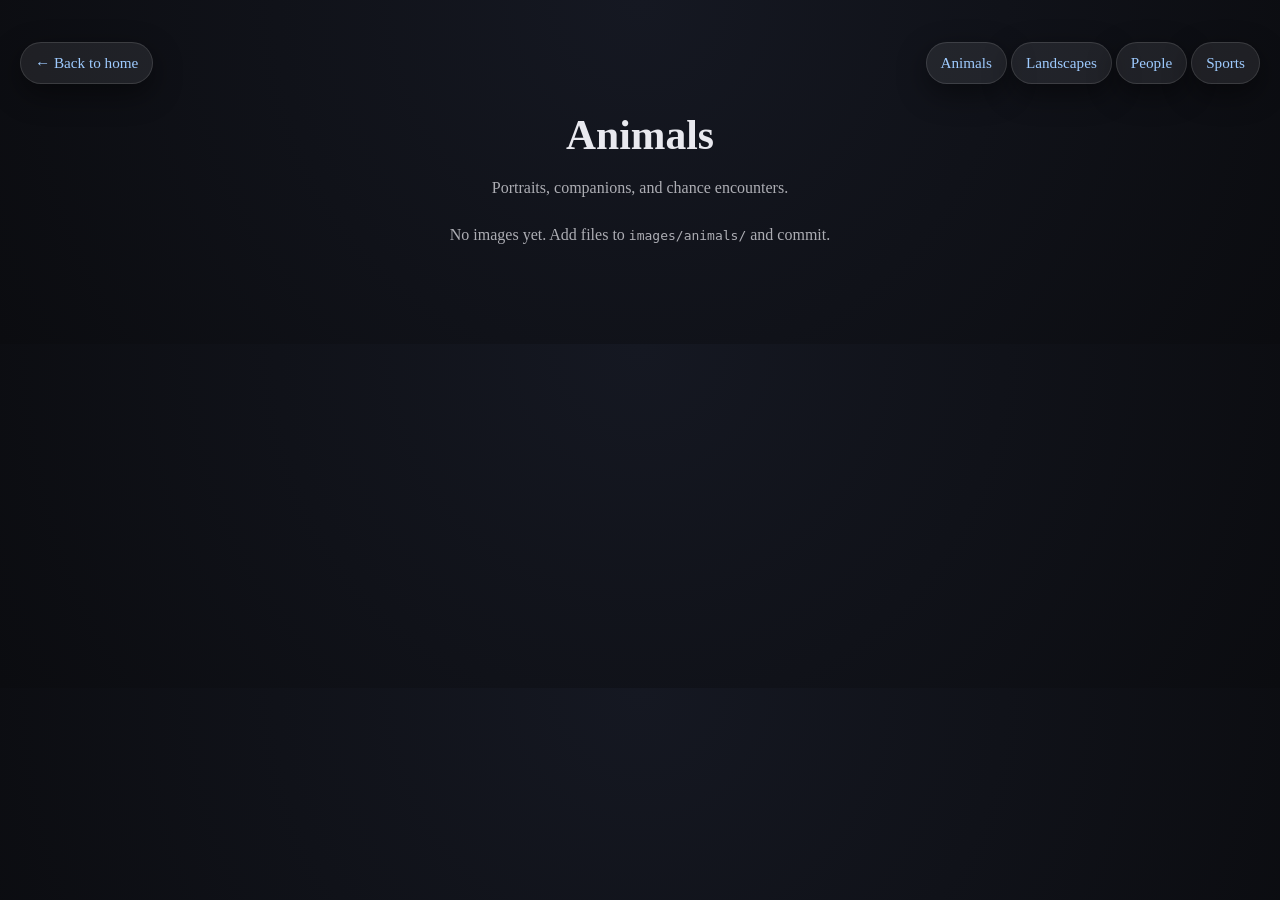
<file: galleries/animals.html>
<!doctype html>
<html lang="en">
<head>
  <meta charset="utf-8" />
  <meta name="viewport" content="width=device-width, initial-scale=1" />
  <title>Animals — Richard Neil Graham</title>
  <meta name="description" content="Animals photo gallery by Richard Neil Graham." />

  <style>
    :root{
      --bg:#0b0c10;
      --text:#e9e9ef;
      --muted:rgba(233,233,239,.72);
      --card:rgba(255,255,255,.035);
      --border:rgba(255,255,255,.12);
      --shadow:0 18px 70px rgba(0,0,0,.65);
      --shadowSoft:0 10px 30px rgba(0,0,0,.45);
      --radius:16px;
      --max:1400px;
      --link:#9ecbff;
      --pill:rgba(255,255,255,.08);
      --pillHover:rgba(255,255,255,.14);
    }
    *{ box-sizing:border-box; }
    body{
      margin:0;
      font-family:Georgia,"Times New Roman",serif;
      background:radial-gradient(circle at top,#151822,var(--bg));
      color:var(--text);
      line-height:1.6;
    }
    a{ color:var(--link); text-decoration:none; }
    a:hover{ text-decoration:underline; }
    .wrap{
      max-width:var(--max);
      margin:0 auto;
      padding:42px 20px 80px;
    }
    header{ text-align:center; margin-bottom:22px; }
    h1{ margin:10px 0 6px; font-size:clamp(1.9rem,3.5vw,2.6rem); }
    .sub{ margin:0 auto 18px; color:var(--muted); max-width:70ch; }
    .toprow{
      display:flex;
      justify-content:space-between;
      align-items:center;
      gap:14px;
      flex-wrap:wrap;
      margin-bottom:18px;
    }
    .pill{
      padding:8px 14px;
      border-radius:999px;
      background:var(--pill);
      border:1px solid var(--border);
      box-shadow:var(--shadowSoft);
      font-size:.95rem;
      cursor:pointer;
      display:inline-block;
    }
    .pill:hover{ background:var(--pillHover); text-decoration:none; }

figure img{
  width:100%;
  aspect-ratio: 16 / 9;
  object-fit: cover;
  object-position: center top;
  display:block;
  transition: transform .35s ease, filter .35s ease;
}
    figure{
      margin:0;
      border-radius:14px;
      overflow:hidden;
      border:1px solid var(--border);
      box-shadow:var(--shadowSoft);
      background:rgba(255,255,255,.02);
      cursor:pointer;
    }
  
    figure:hover img{
      transform: scale(1.05);
      filter: brightness(1.05);
    }
    figcaption{
      padding:10px;
      color:var(--muted);
      font-size:.9rem;
      text-align:center;
    }

    @media (max-width:900px){
      .grid{ grid-template-columns:repeat(2,1fr); }
    }
    @media (max-width:520px){
      .grid{ grid-template-columns:1fr; }
    }

    /* Lightbox */
    .lb{
      position:fixed;
      inset:0;
      background:rgba(0,0,0,.88);
      display:none;
      align-items:center;
      justify-content:center;
      padding:24px;
      z-index:9999;
    }
    .lb.open{ display:flex; }
    .lb-inner{
      width:min(1200px, 100%);
      max-height:88vh;
      display:flex;
      flex-direction:column;
      gap:10px;
    }
    .lb-imgwrap{
      position:relative;
      flex:1;
      border-radius:18px;
      overflow:hidden;
      border:1px solid rgba(255,255,255,.16);
      box-shadow:var(--shadow);
      background:rgba(255,255,255,.02);
      display:flex;
      align-items:center;
      justify-content:center;
    }
    .lb img{
      max-width:100%;
      max-height:88vh;
      width:auto;
      height:auto;
      display:block;
    }
    .lb-cap{
      text-align:center;
      color:var(--muted);
      font-size:1rem;
      padding:0 6px;
    }
    .lb-controls{
      position:absolute;
      inset:0;
      display:flex;
      align-items:center;
      justify-content:space-between;
      pointer-events:none;
    }
    .lb-btn{
      pointer-events:auto;
      border:1px solid rgba(255,255,255,.18);
      background:rgba(255,255,255,.08);
      color:var(--text);
      width:44px;
      height:44px;
      border-radius:999px;
      display:flex;
      align-items:center;
      justify-content:center;
      cursor:pointer;
      margin:0 10px;
      user-select:none;
      font-size:20px;
      line-height:1;
    }
    .lb-btn:hover{ background:rgba(255,255,255,.14); }
    .lb-close{
      position:absolute;
      top:10px;
      right:10px;
      pointer-events:auto;
    }
  </style>
</head>

<body>
  <div class="wrap">
    <div class="toprow">
      <a class="pill" href="../index.html">← Back to home</a>
      <div>
        <a class="pill" href="./animals.html">Animals</a>
        <a class="pill" href="./landscapes.html">Landscapes</a>
        <a class="pill" href="./people.html">People</a>
        <a class="pill" href="./sports.html">Sports</a>
      </div>
    </div>

    <header>
      <h1>Animals</h1>
      <p class="sub">Portraits, companions, and chance encounters.</p>
    </header>

    <div id="grid" class="grid" aria-label="Animals gallery"></div>
  </div>

  <!-- Lightbox -->
  <div id="lb" class="lb" aria-hidden="true">
    <div class="lb-inner">
      <div class="lb-imgwrap">
        <div class="lb-controls">
          <div id="prev" class="lb-btn" title="Previous (←)">‹</div>
          <div id="next" class="lb-btn" title="Next (→)">›</div>
        </div>
        <div id="close" class="lb-btn lb-close" title="Close (Esc)">✕</div>
        <img id="lbimg" alt="">
      </div>
      <div id="lbcap" class="lb-cap"></div>
    </div>
  </div>

  <script>
    const ITEMS = [];
    const grid = document.getElementById("grid");

    function render(){
      if(!ITEMS.length){
        grid.innerHTML = '<p style="grid-column:1/-1;text-align:center;color:var(--muted)">No images yet. Add files to <code>images/animals/</code> and commit.</p>';
        return;
      }
      grid.innerHTML = ITEMS.map((it, idx) => `
        <figure data-idx="${idx}">
          <img src="${it.thumbSrc}" alt="" loading="lazy">
          <figcaption>${it.caption}</figcaption>
        </figure>
      `).join("");
    }

    // Lightbox
    const lb = document.getElementById("lb");
    const lbimg = document.getElementById("lbimg");
    const lbcap = document.getElementById("lbcap");
    const prev = document.getElementById("prev");
    const next = document.getElementById("next");
    const close = document.getElementById("close");
    let current = 0;

    function openAt(i){
      current = (i + ITEMS.length) % ITEMS.length;
      const it = ITEMS[current];
      lbimg.src = it.fullSrc;
      lbcap.textContent = it.caption || "";
      lb.classList.add("open");
      lb.setAttribute("aria-hidden","false");
    }
    function closeLb(){
      lb.classList.remove("open");
      lb.setAttribute("aria-hidden","true");
      lbimg.src = "";
    }
    function go(delta){
      openAt(current + delta);
    }

    grid.addEventListener("click", (e) => {
      const fig = e.target.closest("figure");
      if(!fig) return;
      openAt(parseInt(fig.dataset.idx, 10));
    });

    prev.addEventListener("click", () => go(-1));
    next.addEventListener("click", () => go(1));
    close.addEventListener("click", closeLb);

    lb.addEventListener("click", (e) => {
      if(e.target === lb) closeLb();
    });

    window.addEventListener("keydown", (e) => {
      if(!lb.classList.contains("open")) return;
      if(e.key === "Escape") closeLb();
      if(e.key === "ArrowLeft") go(-1);
      if(e.key === "ArrowRight") go(1);
    });

    render();
  </script>
</body>
</html>
</file>
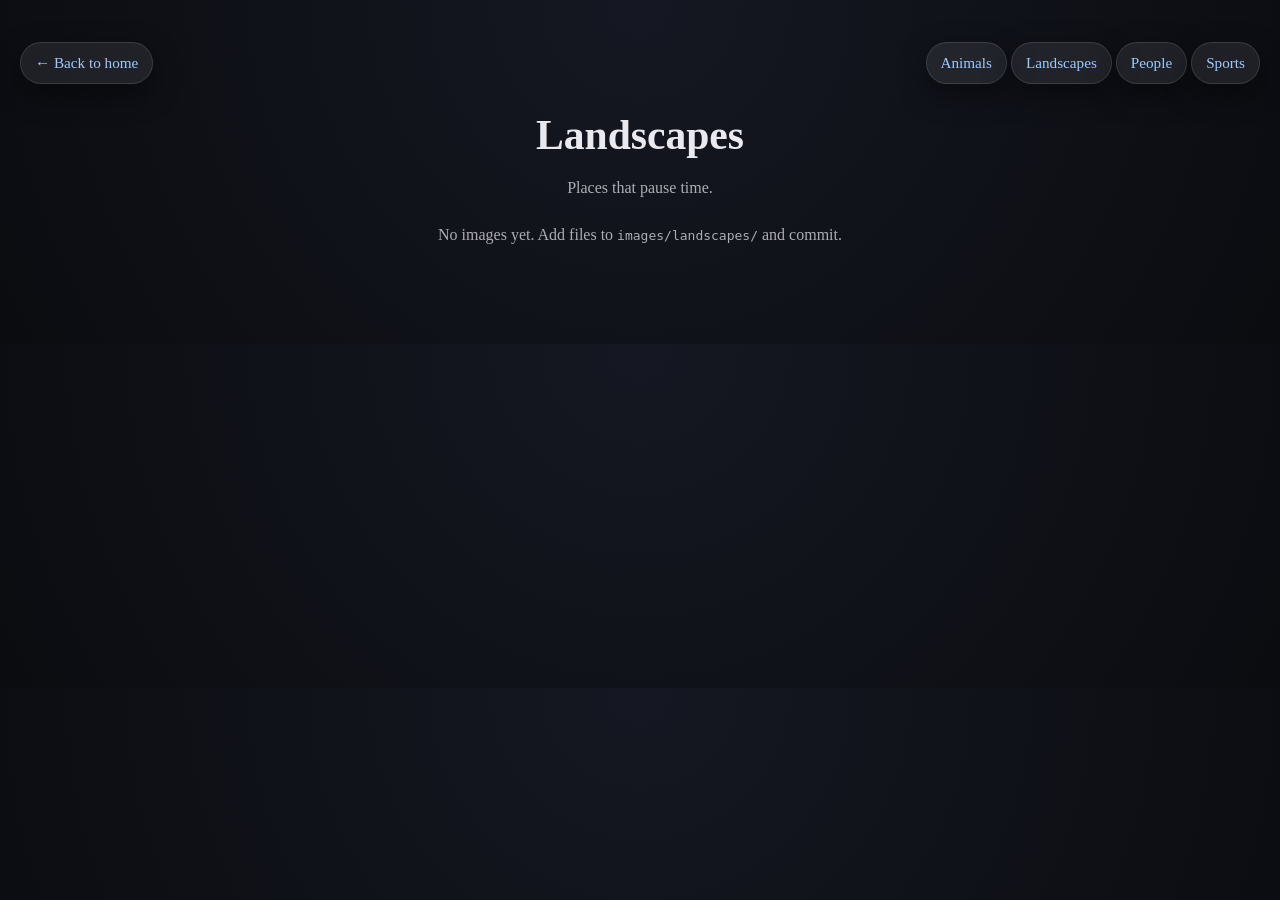
<file: galleries/landscapes.html>
<!doctype html>
<html lang="en">
<head>
  <meta charset="utf-8" />
  <meta name="viewport" content="width=device-width, initial-scale=1" />
  <title>Landscapes — Richard Neil Graham</title>
  <meta name="description" content="Landscapes photo gallery by Richard Neil Graham." />

  <style>
    :root{
      --bg:#0b0c10;
      --text:#e9e9ef;
      --muted:rgba(233,233,239,.72);
      --card:rgba(255,255,255,.035);
      --border:rgba(255,255,255,.12);
      --shadow:0 18px 70px rgba(0,0,0,.65);
      --shadowSoft:0 10px 30px rgba(0,0,0,.45);
      --radius:16px;
      --max:1400px;
      --link:#9ecbff;
      --pill:rgba(255,255,255,.08);
      --pillHover:rgba(255,255,255,.14);
    }
    *{ box-sizing:border-box; }
    body{
      margin:0;
      font-family:Georgia,"Times New Roman",serif;
      background:radial-gradient(circle at top,#151822,var(--bg));
      color:var(--text);
      line-height:1.6;
    }
    a{ color:var(--link); text-decoration:none; }
    a:hover{ text-decoration:underline; }
    .wrap{
      max-width:var(--max);
      margin:0 auto;
      padding:42px 20px 80px;
    }
    header{ text-align:center; margin-bottom:22px; }
    h1{ margin:10px 0 6px; font-size:clamp(1.9rem,3.5vw,2.6rem); }
    .sub{ margin:0 auto 18px; color:var(--muted); max-width:70ch; }
    .toprow{
      display:flex;
      justify-content:space-between;
      align-items:center;
      gap:14px;
      flex-wrap:wrap;
      margin-bottom:18px;
    }
    .pill{
      padding:8px 14px;
      border-radius:999px;
      background:var(--pill);
      border:1px solid var(--border);
      box-shadow:var(--shadowSoft);
      font-size:.95rem;
      cursor:pointer;
      display:inline-block;
    }
    .pill:hover{ background:var(--pillHover); text-decoration:none; }

figure img{
  width:100%;
  aspect-ratio: 16 / 9;
  object-fit: cover;
  object-position: center top;
  display:block;
  transition: transform .35s ease, filter .35s ease;
}
    figure{
      margin:0;
      border-radius:14px;
      overflow:hidden;
      border:1px solid var(--border);
      box-shadow:var(--shadowSoft);
      background:rgba(255,255,255,.02);
      cursor:pointer;
    }
  
    figure:hover img{
      transform: scale(1.05);
      filter: brightness(1.05);
    }
    figcaption{
      padding:10px;
      color:var(--muted);
      font-size:.9rem;
      text-align:center;
    }

    @media (max-width:900px){
      .grid{ grid-template-columns:repeat(2,1fr); }
    }
    @media (max-width:520px){
      .grid{ grid-template-columns:1fr; }
    }

    /* Lightbox */
    .lb{
      position:fixed;
      inset:0;
      background:rgba(0,0,0,.88);
      display:none;
      align-items:center;
      justify-content:center;
      padding:24px;
      z-index:9999;
    }
    .lb.open{ display:flex; }
    .lb-inner{
      width:min(1200px, 100%);
      max-height:88vh;
      display:flex;
      flex-direction:column;
      gap:10px;
    }
    .lb-imgwrap{
      position:relative;
      flex:1;
      border-radius:18px;
      overflow:hidden;
      border:1px solid rgba(255,255,255,.16);
      box-shadow:var(--shadow);
      background:rgba(255,255,255,.02);
      display:flex;
      align-items:center;
      justify-content:center;
    }
    .lb img{
      max-width:100%;
      max-height:88vh;
      width:auto;
      height:auto;
      display:block;
    }
    .lb-cap{
      text-align:center;
      color:var(--muted);
      font-size:1rem;
      padding:0 6px;
    }
    .lb-controls{
      position:absolute;
      inset:0;
      display:flex;
      align-items:center;
      justify-content:space-between;
      pointer-events:none;
    }
    .lb-btn{
      pointer-events:auto;
      border:1px solid rgba(255,255,255,.18);
      background:rgba(255,255,255,.08);
      color:var(--text);
      width:44px;
      height:44px;
      border-radius:999px;
      display:flex;
      align-items:center;
      justify-content:center;
      cursor:pointer;
      margin:0 10px;
      user-select:none;
      font-size:20px;
      line-height:1;
    }
    .lb-btn:hover{ background:rgba(255,255,255,.14); }
    .lb-close{
      position:absolute;
      top:10px;
      right:10px;
      pointer-events:auto;
    }
  </style>
</head>

<body>
  <div class="wrap">
    <div class="toprow">
      <a class="pill" href="../index.html">← Back to home</a>
      <div>
        <a class="pill" href="./animals.html">Animals</a>
        <a class="pill" href="./landscapes.html">Landscapes</a>
        <a class="pill" href="./people.html">People</a>
        <a class="pill" href="./sports.html">Sports</a>
      </div>
    </div>

    <header>
      <h1>Landscapes</h1>
      <p class="sub">Places that pause time.</p>
    </header>

    <div id="grid" class="grid" aria-label="Landscapes gallery"></div>
  </div>

  <!-- Lightbox -->
  <div id="lb" class="lb" aria-hidden="true">
    <div class="lb-inner">
      <div class="lb-imgwrap">
        <div class="lb-controls">
          <div id="prev" class="lb-btn" title="Previous (←)">‹</div>
          <div id="next" class="lb-btn" title="Next (→)">›</div>
        </div>
        <div id="close" class="lb-btn lb-close" title="Close (Esc)">✕</div>
        <img id="lbimg" alt="">
      </div>
      <div id="lbcap" class="lb-cap"></div>
    </div>
  </div>

  <script>
    const ITEMS = [];
    const grid = document.getElementById("grid");

    function render(){
      if(!ITEMS.length){
        grid.innerHTML = '<p style="grid-column:1/-1;text-align:center;color:var(--muted)">No images yet. Add files to <code>images/landscapes/</code> and commit.</p>';
        return;
      }
      grid.innerHTML = ITEMS.map((it, idx) => `
        <figure data-idx="${idx}">
          <img src="${it.thumbSrc}" alt="" loading="lazy">
          <figcaption>${it.caption}</figcaption>
        </figure>
      `).join("");
    }

    // Lightbox
    const lb = document.getElementById("lb");
    const lbimg = document.getElementById("lbimg");
    const lbcap = document.getElementById("lbcap");
    const prev = document.getElementById("prev");
    const next = document.getElementById("next");
    const close = document.getElementById("close");
    let current = 0;

    function openAt(i){
      current = (i + ITEMS.length) % ITEMS.length;
      const it = ITEMS[current];
      lbimg.src = it.fullSrc;
      lbcap.textContent = it.caption || "";
      lb.classList.add("open");
      lb.setAttribute("aria-hidden","false");
    }
    function closeLb(){
      lb.classList.remove("open");
      lb.setAttribute("aria-hidden","true");
      lbimg.src = "";
    }
    function go(delta){
      openAt(current + delta);
    }

    grid.addEventListener("click", (e) => {
      const fig = e.target.closest("figure");
      if(!fig) return;
      openAt(parseInt(fig.dataset.idx, 10));
    });

    prev.addEventListener("click", () => go(-1));
    next.addEventListener("click", () => go(1));
    close.addEventListener("click", closeLb);

    lb.addEventListener("click", (e) => {
      if(e.target === lb) closeLb();
    });

    window.addEventListener("keydown", (e) => {
      if(!lb.classList.contains("open")) return;
      if(e.key === "Escape") closeLb();
      if(e.key === "ArrowLeft") go(-1);
      if(e.key === "ArrowRight") go(1);
    });

    render();
  </script>
</body>
</html>
</file>
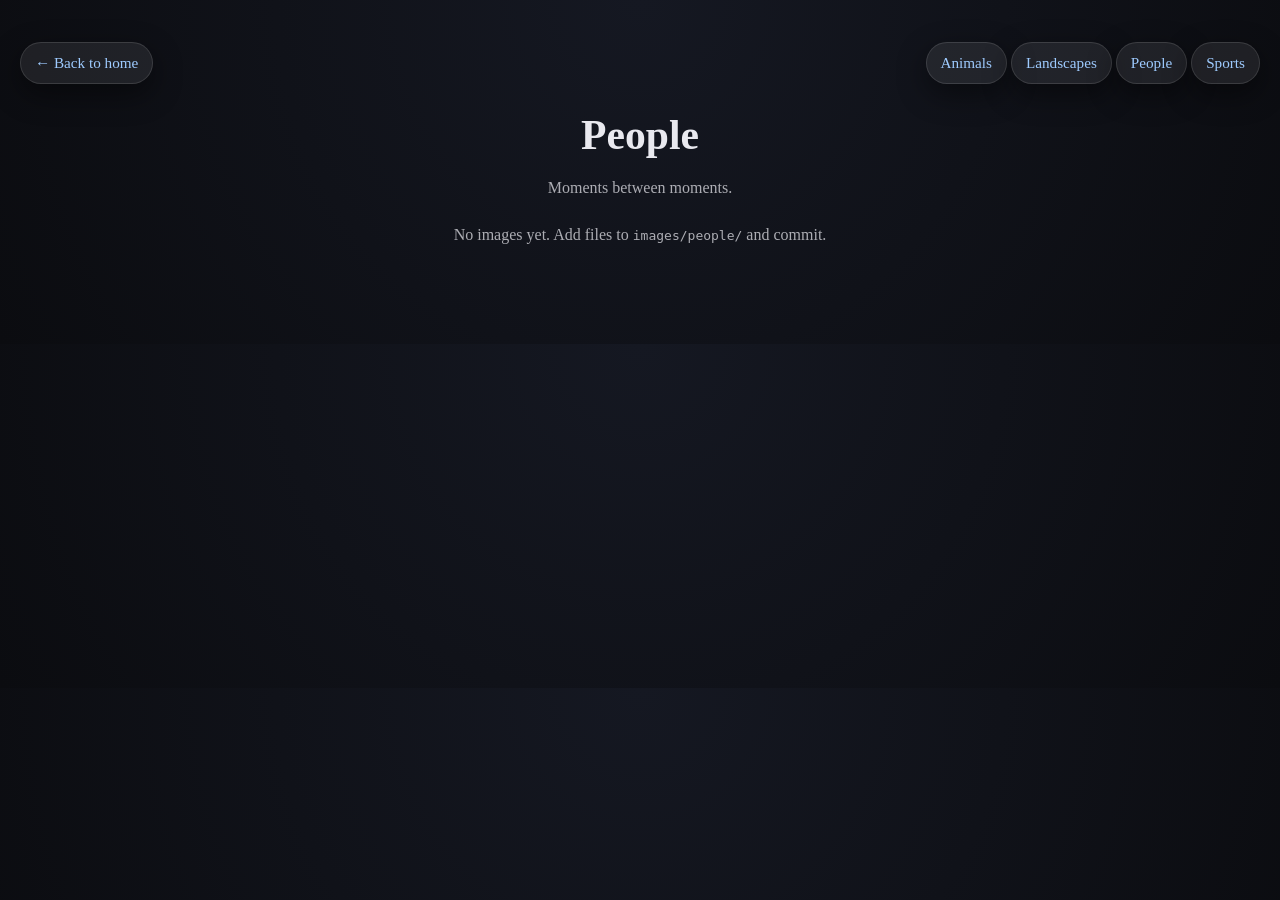
<file: galleries/people.html>
<!doctype html>
<html lang="en">
<head>
  <meta charset="utf-8" />
  <meta name="viewport" content="width=device-width, initial-scale=1" />
  <title>People — Richard Neil Graham</title>
  <meta name="description" content="People photo gallery by Richard Neil Graham." />

  <style>
    :root{
      --bg:#0b0c10;
      --text:#e9e9ef;
      --muted:rgba(233,233,239,.72);
      --card:rgba(255,255,255,.035);
      --border:rgba(255,255,255,.12);
      --shadow:0 18px 70px rgba(0,0,0,.65);
      --shadowSoft:0 10px 30px rgba(0,0,0,.45);
      --radius:16px;
      --max:1400px;
      --link:#9ecbff;
      --pill:rgba(255,255,255,.08);
      --pillHover:rgba(255,255,255,.14);
    }
    *{ box-sizing:border-box; }
    body{
      margin:0;
      font-family:Georgia,"Times New Roman",serif;
      background:radial-gradient(circle at top,#151822,var(--bg));
      color:var(--text);
      line-height:1.6;
    }
    a{ color:var(--link); text-decoration:none; }
    a:hover{ text-decoration:underline; }
    .wrap{
      max-width:var(--max);
      margin:0 auto;
      padding:42px 20px 80px;
    }
    header{ text-align:center; margin-bottom:22px; }
    h1{ margin:10px 0 6px; font-size:clamp(1.9rem,3.5vw,2.6rem); }
    .sub{ margin:0 auto 18px; color:var(--muted); max-width:70ch; }
    .toprow{
      display:flex;
      justify-content:space-between;
      align-items:center;
      gap:14px;
      flex-wrap:wrap;
      margin-bottom:18px;
    }
    .pill{
      padding:8px 14px;
      border-radius:999px;
      background:var(--pill);
      border:1px solid var(--border);
      box-shadow:var(--shadowSoft);
      font-size:.95rem;
      cursor:pointer;
      display:inline-block;
    }
    .pill:hover{ background:var(--pillHover); text-decoration:none; }

figure img{
  width:100%;
  aspect-ratio: 16 / 9;
  object-fit: cover;
  object-position: center top;
  display:block;
  transition: transform .35s ease, filter .35s ease;
}
    figure{
      margin:0;
      border-radius:14px;
      overflow:hidden;
      border:1px solid var(--border);
      box-shadow:var(--shadowSoft);
      background:rgba(255,255,255,.02);
      cursor:pointer;
    }
  
    figure:hover img{
      transform: scale(1.05);
      filter: brightness(1.05);
    }
    figcaption{
      padding:10px;
      color:var(--muted);
      font-size:.9rem;
      text-align:center;
    }

    @media (max-width:900px){
      .grid{ grid-template-columns:repeat(2,1fr); }
    }
    @media (max-width:520px){
      .grid{ grid-template-columns:1fr; }
    }

    /* Lightbox */
    .lb{
      position:fixed;
      inset:0;
      background:rgba(0,0,0,.88);
      display:none;
      align-items:center;
      justify-content:center;
      padding:24px;
      z-index:9999;
    }
    .lb.open{ display:flex; }
    .lb-inner{
      width:min(1200px, 100%);
      max-height:88vh;
      display:flex;
      flex-direction:column;
      gap:10px;
    }
    .lb-imgwrap{
      position:relative;
      flex:1;
      border-radius:18px;
      overflow:hidden;
      border:1px solid rgba(255,255,255,.16);
      box-shadow:var(--shadow);
      background:rgba(255,255,255,.02);
      display:flex;
      align-items:center;
      justify-content:center;
    }
    .lb img{
      max-width:100%;
      max-height:88vh;
      width:auto;
      height:auto;
      display:block;
    }
    .lb-cap{
      text-align:center;
      color:var(--muted);
      font-size:1rem;
      padding:0 6px;
    }
    .lb-controls{
      position:absolute;
      inset:0;
      display:flex;
      align-items:center;
      justify-content:space-between;
      pointer-events:none;
    }
    .lb-btn{
      pointer-events:auto;
      border:1px solid rgba(255,255,255,.18);
      background:rgba(255,255,255,.08);
      color:var(--text);
      width:44px;
      height:44px;
      border-radius:999px;
      display:flex;
      align-items:center;
      justify-content:center;
      cursor:pointer;
      margin:0 10px;
      user-select:none;
      font-size:20px;
      line-height:1;
    }
    .lb-btn:hover{ background:rgba(255,255,255,.14); }
    .lb-close{
      position:absolute;
      top:10px;
      right:10px;
      pointer-events:auto;
    }
  </style>
</head>

<body>
  <div class="wrap">
    <div class="toprow">
      <a class="pill" href="../index.html">← Back to home</a>
      <div>
        <a class="pill" href="./animals.html">Animals</a>
        <a class="pill" href="./landscapes.html">Landscapes</a>
        <a class="pill" href="./people.html">People</a>
        <a class="pill" href="./sports.html">Sports</a>
      </div>
    </div>

    <header>
      <h1>People</h1>
      <p class="sub">Moments between moments.</p>
    </header>

    <div id="grid" class="grid" aria-label="People gallery"></div>
  </div>

  <!-- Lightbox -->
  <div id="lb" class="lb" aria-hidden="true">
    <div class="lb-inner">
      <div class="lb-imgwrap">
        <div class="lb-controls">
          <div id="prev" class="lb-btn" title="Previous (←)">‹</div>
          <div id="next" class="lb-btn" title="Next (→)">›</div>
        </div>
        <div id="close" class="lb-btn lb-close" title="Close (Esc)">✕</div>
        <img id="lbimg" alt="">
      </div>
      <div id="lbcap" class="lb-cap"></div>
    </div>
  </div>

  <script>
    const ITEMS = [];
    const grid = document.getElementById("grid");

    function render(){
      if(!ITEMS.length){
        grid.innerHTML = '<p style="grid-column:1/-1;text-align:center;color:var(--muted)">No images yet. Add files to <code>images/people/</code> and commit.</p>';
        return;
      }
      grid.innerHTML = ITEMS.map((it, idx) => `
        <figure data-idx="${idx}">
          <img src="${it.thumbSrc}" alt="" loading="lazy">
          <figcaption>${it.caption}</figcaption>
        </figure>
      `).join("");
    }

    // Lightbox
    const lb = document.getElementById("lb");
    const lbimg = document.getElementById("lbimg");
    const lbcap = document.getElementById("lbcap");
    const prev = document.getElementById("prev");
    const next = document.getElementById("next");
    const close = document.getElementById("close");
    let current = 0;

    function openAt(i){
      current = (i + ITEMS.length) % ITEMS.length;
      const it = ITEMS[current];
      lbimg.src = it.fullSrc;
      lbcap.textContent = it.caption || "";
      lb.classList.add("open");
      lb.setAttribute("aria-hidden","false");
    }
    function closeLb(){
      lb.classList.remove("open");
      lb.setAttribute("aria-hidden","true");
      lbimg.src = "";
    }
    function go(delta){
      openAt(current + delta);
    }

    grid.addEventListener("click", (e) => {
      const fig = e.target.closest("figure");
      if(!fig) return;
      openAt(parseInt(fig.dataset.idx, 10));
    });

    prev.addEventListener("click", () => go(-1));
    next.addEventListener("click", () => go(1));
    close.addEventListener("click", closeLb);

    lb.addEventListener("click", (e) => {
      if(e.target === lb) closeLb();
    });

    window.addEventListener("keydown", (e) => {
      if(!lb.classList.contains("open")) return;
      if(e.key === "Escape") closeLb();
      if(e.key === "ArrowLeft") go(-1);
      if(e.key === "ArrowRight") go(1);
    });

    render();
  </script>
</body>
</html>
</file>
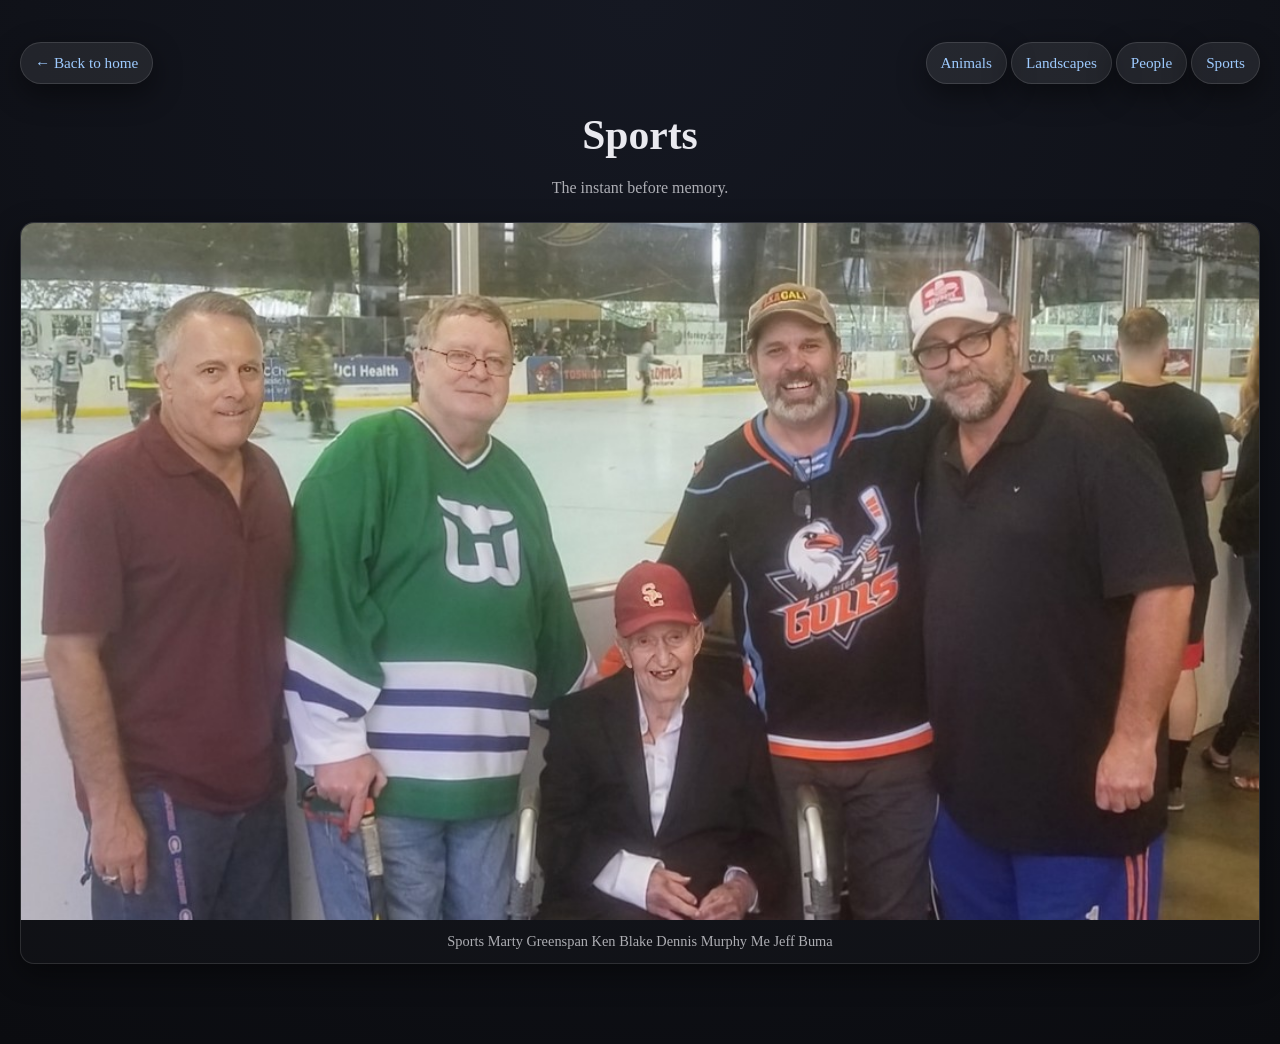
<file: galleries/sports.html>
<!doctype html>
<html lang="en">
<head>
  <meta charset="utf-8" />
  <meta name="viewport" content="width=device-width, initial-scale=1" />
  <title>Sports — Richard Neil Graham</title>
  <meta name="description" content="Sports photo gallery by Richard Neil Graham." />

  <style>
    :root{
      --bg:#0b0c10;
      --text:#e9e9ef;
      --muted:rgba(233,233,239,.72);
      --card:rgba(255,255,255,.035);
      --border:rgba(255,255,255,.12);
      --shadow:0 18px 70px rgba(0,0,0,.65);
      --shadowSoft:0 10px 30px rgba(0,0,0,.45);
      --radius:16px;
      --max:1400px;
      --link:#9ecbff;
      --pill:rgba(255,255,255,.08);
      --pillHover:rgba(255,255,255,.14);
    }
    *{ box-sizing:border-box; }
    body{
      margin:0;
      font-family:Georgia,"Times New Roman",serif;
      background:radial-gradient(circle at top,#151822,var(--bg));
      color:var(--text);
      line-height:1.6;
    }
    a{ color:var(--link); text-decoration:none; }
    a:hover{ text-decoration:underline; }
    .wrap{
      max-width:var(--max);
      margin:0 auto;
      padding:42px 20px 80px;
    }
    header{ text-align:center; margin-bottom:22px; }
    h1{ margin:10px 0 6px; font-size:clamp(1.9rem,3.5vw,2.6rem); }
    .sub{ margin:0 auto 18px; color:var(--muted); max-width:70ch; }
    .toprow{
      display:flex;
      justify-content:space-between;
      align-items:center;
      gap:14px;
      flex-wrap:wrap;
      margin-bottom:18px;
    }
    .pill{
      padding:8px 14px;
      border-radius:999px;
      background:var(--pill);
      border:1px solid var(--border);
      box-shadow:var(--shadowSoft);
      font-size:.95rem;
      cursor:pointer;
      display:inline-block;
    }
    .pill:hover{ background:var(--pillHover); text-decoration:none; }

figure img{
  width:100%;
  aspect-ratio: 16 / 9;
  object-fit: cover;
  object-position: center top;
  display:block;
  transition: transform .35s ease, filter .35s ease;
}
    figure{
      margin:0;
      border-radius:14px;
      overflow:hidden;
      border:1px solid var(--border);
      box-shadow:var(--shadowSoft);
      background:rgba(255,255,255,.02);
      cursor:pointer;
    }
  
    figure:hover img{
      transform: scale(1.05);
      filter: brightness(1.05);
    }
    figcaption{
      padding:10px;
      color:var(--muted);
      font-size:.9rem;
      text-align:center;
    }

    @media (max-width:900px){
      .grid{ grid-template-columns:repeat(2,1fr); }
    }
    @media (max-width:520px){
      .grid{ grid-template-columns:1fr; }
    }

    /* Lightbox */
    .lb{
      position:fixed;
      inset:0;
      background:rgba(0,0,0,.88);
      display:none;
      align-items:center;
      justify-content:center;
      padding:24px;
      z-index:9999;
    }
    .lb.open{ display:flex; }
    .lb-inner{
      width:min(1200px, 100%);
      max-height:88vh;
      display:flex;
      flex-direction:column;
      gap:10px;
    }
    .lb-imgwrap{
      position:relative;
      flex:1;
      border-radius:18px;
      overflow:hidden;
      border:1px solid rgba(255,255,255,.16);
      box-shadow:var(--shadow);
      background:rgba(255,255,255,.02);
      display:flex;
      align-items:center;
      justify-content:center;
    }
    .lb img{
      max-width:100%;
      max-height:88vh;
      width:auto;
      height:auto;
      display:block;
    }
    .lb-cap{
      text-align:center;
      color:var(--muted);
      font-size:1rem;
      padding:0 6px;
    }
    .lb-controls{
      position:absolute;
      inset:0;
      display:flex;
      align-items:center;
      justify-content:space-between;
      pointer-events:none;
    }
    .lb-btn{
      pointer-events:auto;
      border:1px solid rgba(255,255,255,.18);
      background:rgba(255,255,255,.08);
      color:var(--text);
      width:44px;
      height:44px;
      border-radius:999px;
      display:flex;
      align-items:center;
      justify-content:center;
      cursor:pointer;
      margin:0 10px;
      user-select:none;
      font-size:20px;
      line-height:1;
    }
    .lb-btn:hover{ background:rgba(255,255,255,.14); }
    .lb-close{
      position:absolute;
      top:10px;
      right:10px;
      pointer-events:auto;
    }
  </style>
</head>

<body>
  <div class="wrap">
    <div class="toprow">
      <a class="pill" href="../index.html">← Back to home</a>
      <div>
        <a class="pill" href="./animals.html">Animals</a>
        <a class="pill" href="./landscapes.html">Landscapes</a>
        <a class="pill" href="./people.html">People</a>
        <a class="pill" href="./sports.html">Sports</a>
      </div>
    </div>

    <header>
      <h1>Sports</h1>
      <p class="sub">The instant before memory.</p>
    </header>

    <div id="grid" class="grid" aria-label="Sports gallery"></div>
  </div>

  <!-- Lightbox -->
  <div id="lb" class="lb" aria-hidden="true">
    <div class="lb-inner">
      <div class="lb-imgwrap">
        <div class="lb-controls">
          <div id="prev" class="lb-btn" title="Previous (←)">‹</div>
          <div id="next" class="lb-btn" title="Next (→)">›</div>
        </div>
        <div id="close" class="lb-btn lb-close" title="Close (Esc)">✕</div>
        <img id="lbimg" alt="">
      </div>
      <div id="lbcap" class="lb-cap"></div>
    </div>
  </div>

  <script>
    const ITEMS = [{"thumbSrc":"../images/sports/sports-marty-greenspan-ken-blake-dennis-murphy-me-jeff-buma.jpg","fullSrc":"../images/sports/sports-marty-greenspan-ken-blake-dennis-murphy-me-jeff-buma.jpg","caption":"Sports Marty Greenspan Ken Blake Dennis Murphy Me Jeff Buma"}];
    const grid = document.getElementById("grid");

    function render(){
      if(!ITEMS.length){
        grid.innerHTML = '<p style="grid-column:1/-1;text-align:center;color:var(--muted)">No images yet. Add files to <code>images/sports/</code> and commit.</p>';
        return;
      }
      grid.innerHTML = ITEMS.map((it, idx) => `
        <figure data-idx="${idx}">
          <img src="${it.thumbSrc}" alt="" loading="lazy">
          <figcaption>${it.caption}</figcaption>
        </figure>
      `).join("");
    }

    // Lightbox
    const lb = document.getElementById("lb");
    const lbimg = document.getElementById("lbimg");
    const lbcap = document.getElementById("lbcap");
    const prev = document.getElementById("prev");
    const next = document.getElementById("next");
    const close = document.getElementById("close");
    let current = 0;

    function openAt(i){
      current = (i + ITEMS.length) % ITEMS.length;
      const it = ITEMS[current];
      lbimg.src = it.fullSrc;
      lbcap.textContent = it.caption || "";
      lb.classList.add("open");
      lb.setAttribute("aria-hidden","false");
    }
    function closeLb(){
      lb.classList.remove("open");
      lb.setAttribute("aria-hidden","true");
      lbimg.src = "";
    }
    function go(delta){
      openAt(current + delta);
    }

    grid.addEventListener("click", (e) => {
      const fig = e.target.closest("figure");
      if(!fig) return;
      openAt(parseInt(fig.dataset.idx, 10));
    });

    prev.addEventListener("click", () => go(-1));
    next.addEventListener("click", () => go(1));
    close.addEventListener("click", closeLb);

    lb.addEventListener("click", (e) => {
      if(e.target === lb) closeLb();
    });

    window.addEventListener("keydown", (e) => {
      if(!lb.classList.contains("open")) return;
      if(e.key === "Escape") closeLb();
      if(e.key === "ArrowLeft") go(-1);
      if(e.key === "ArrowRight") go(1);
    });

    render();
  </script>
</body>
</html>
</file>
<file: style.css>
body {
  background: #0b1020;
  color: #f3f1ea;
  font-family: Georgia, serif;
  margin: 0;
  padding: 0;
}

.feature-card {
  display: grid;
  grid-template-columns: 220px 1fr;
  gap: 28px;
  align-items: center;
  background: rgba(255,255,255,0.03);
  border-radius: 28px;
  padding: 28px;
  margin-bottom: 40px;
}

.feature-cover img {
  width: 100%;
  height: auto;
  display: block;
  border-radius: 16px;
}

.feature-card h2 {
  font-size: 3rem;
  line-height: 1.1;
  margin-bottom: 12px;
}
</file>
